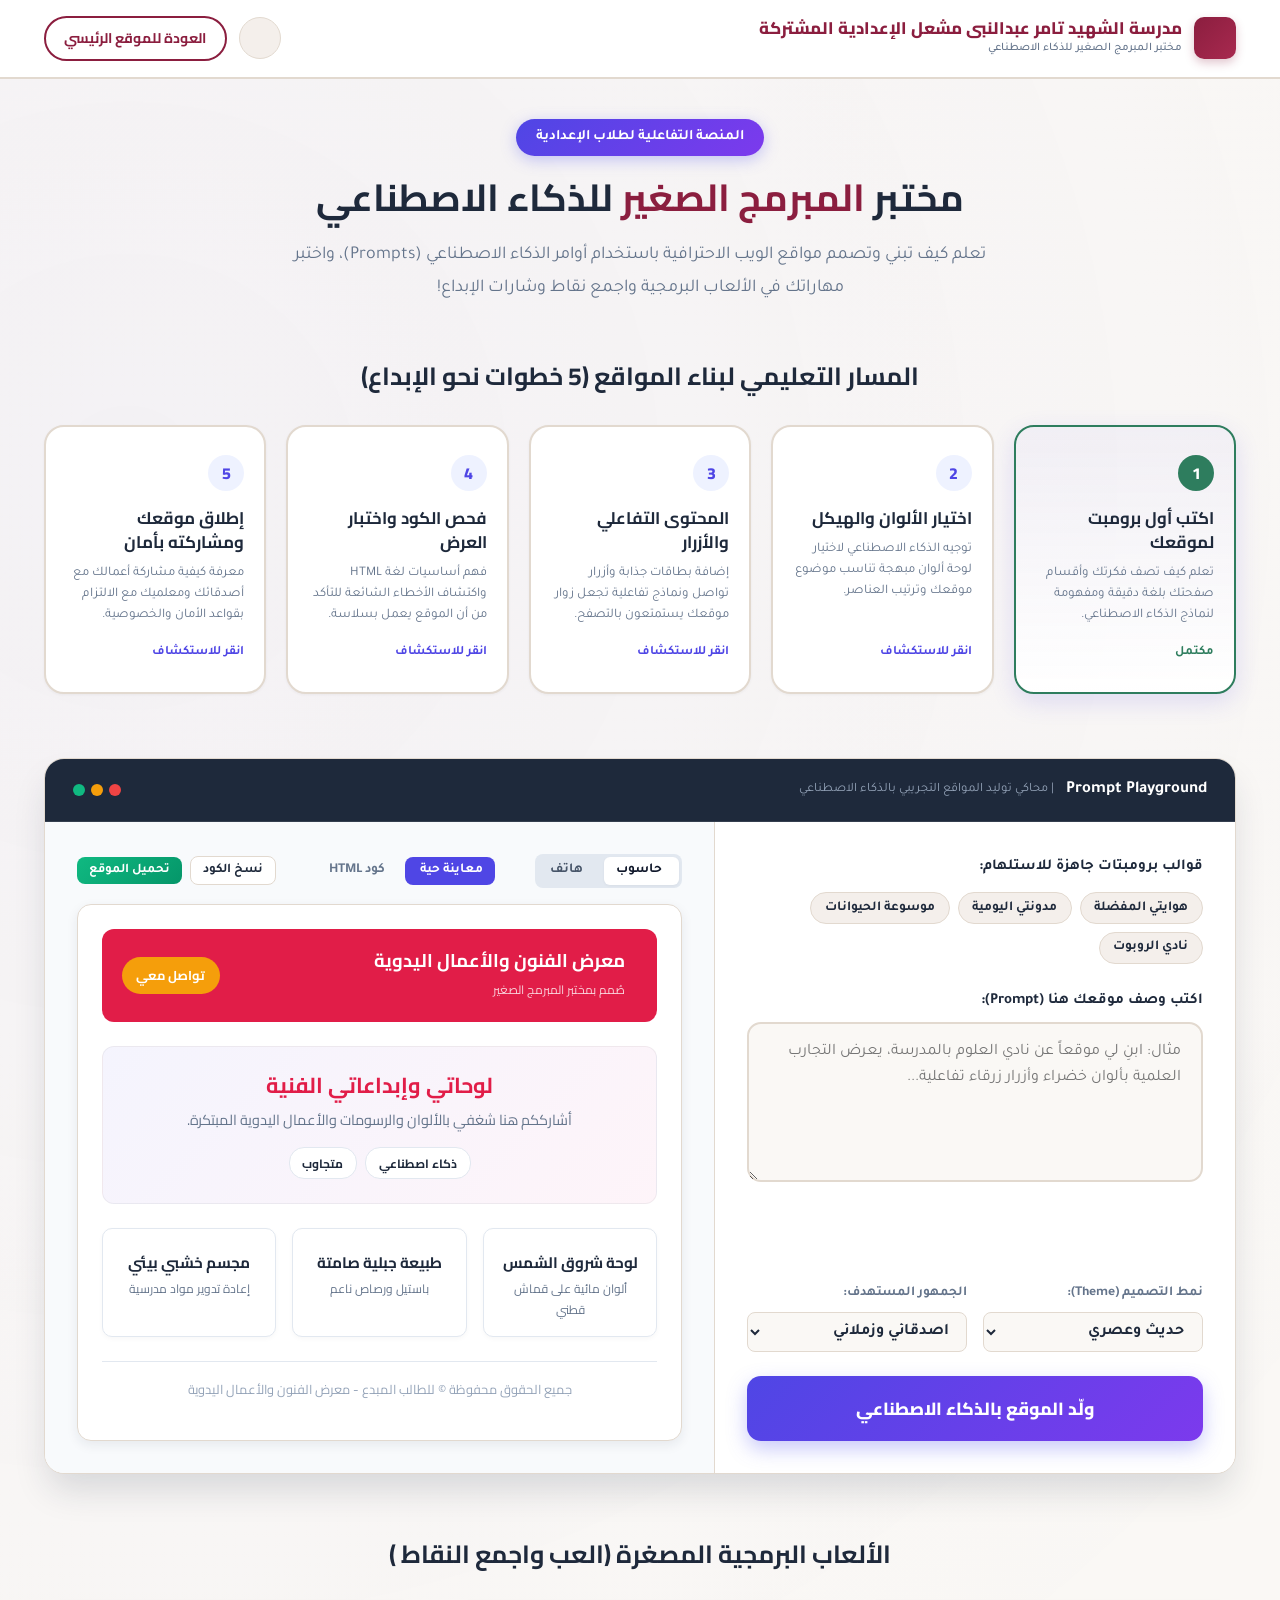
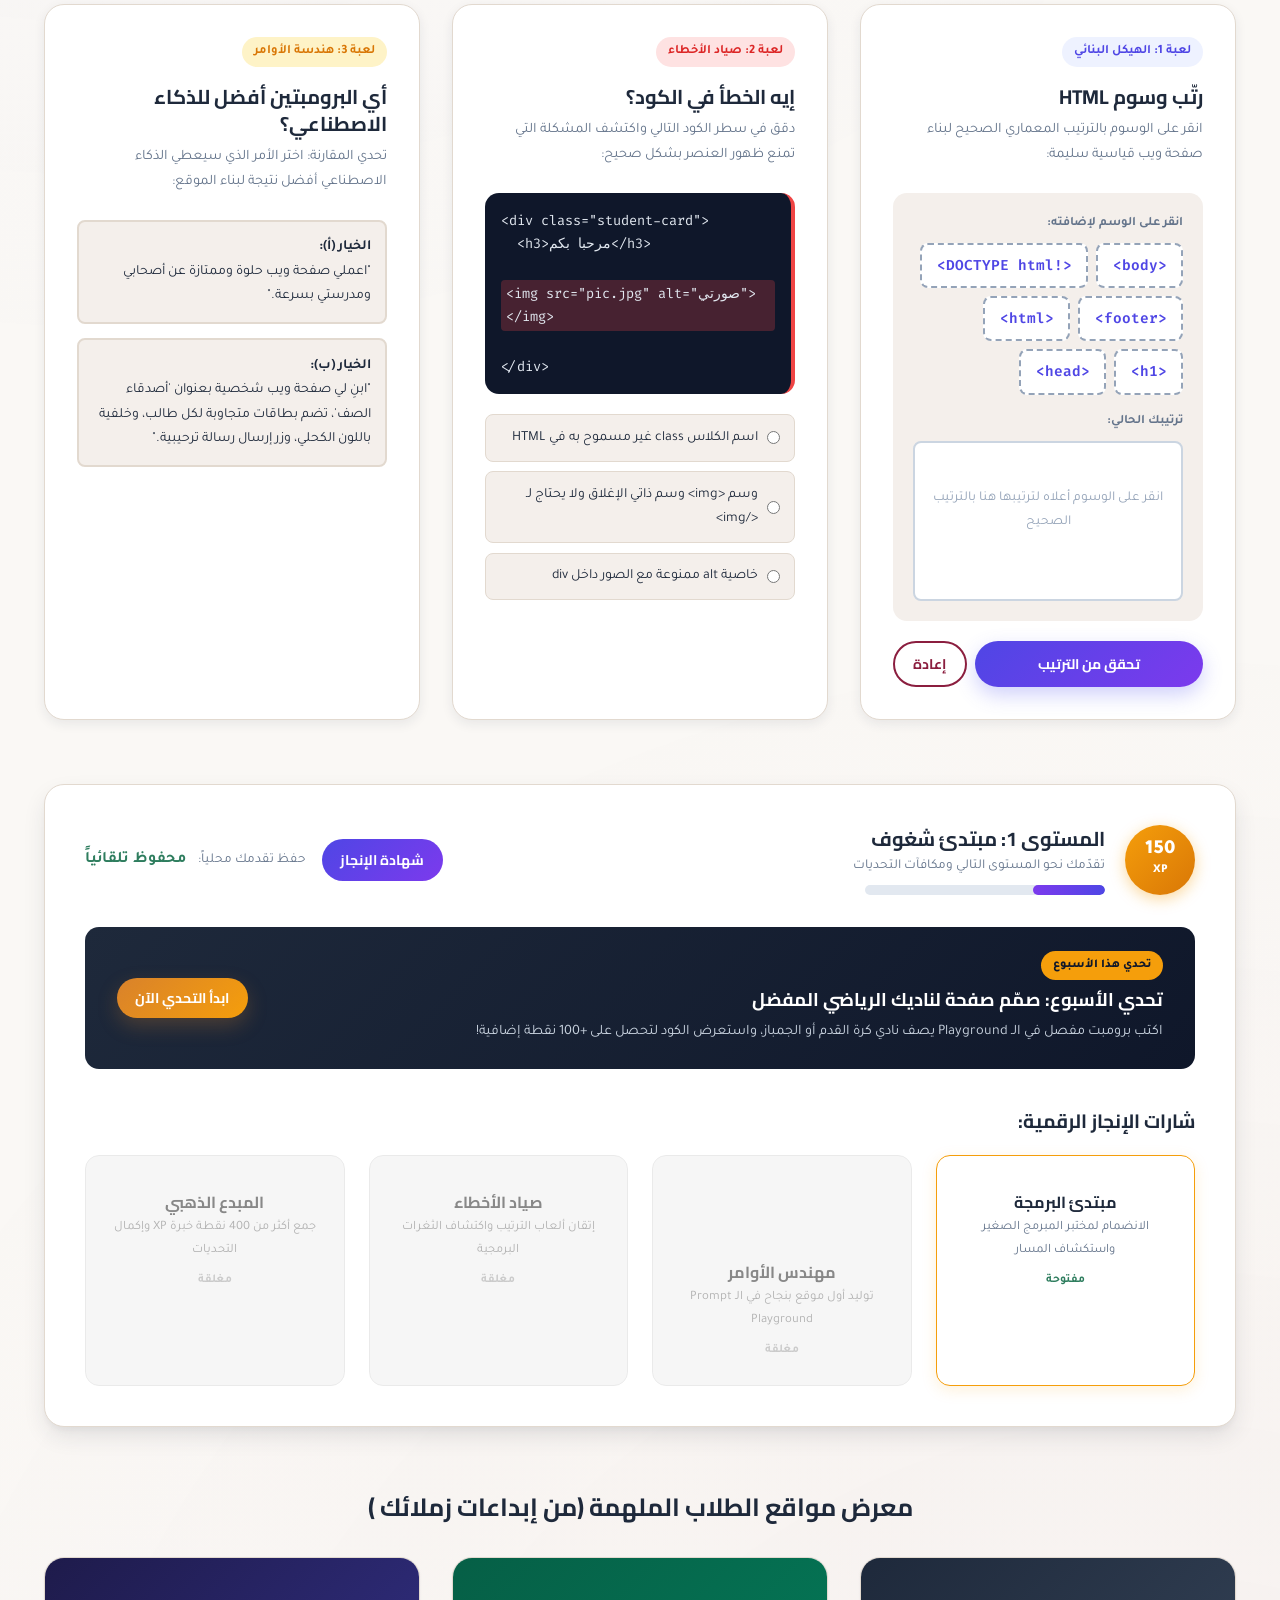
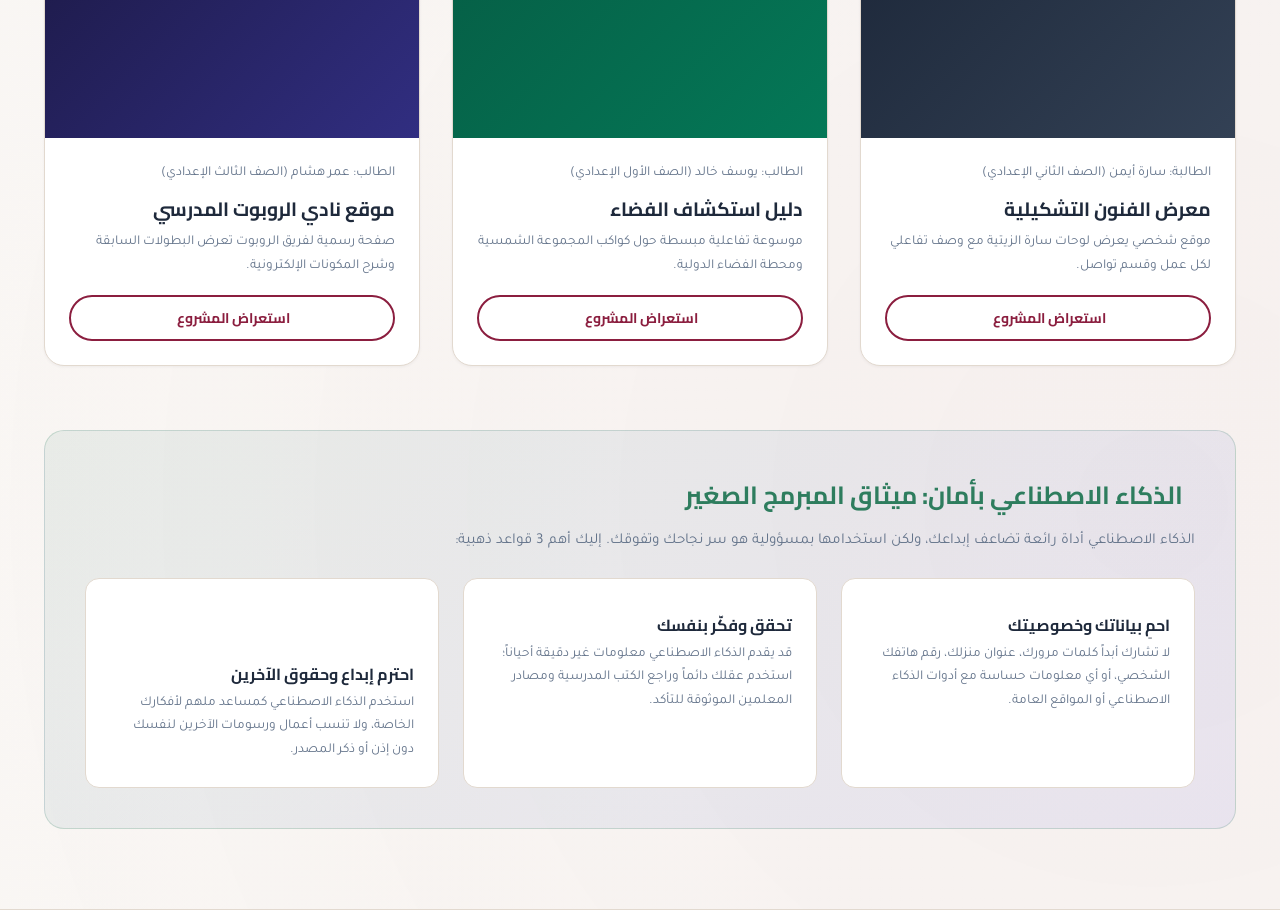
<file: coder-lab-preview.html>
<!DOCTYPE html>
<html lang="ar" dir="rtl">
<head>
  <meta charset="UTF-8">
  <meta name="viewport" content="width=device-width, initial-scale=1.0">
  <title>مختبر المبرمج الصغير للذكاء الاصطناعي | مدرسة الشهيد تامر عبدالنبي مشعل الإعدادية المشتركة</title>
  <meta name="description" content="المنصة التفاعلية لطلاب المرحلة الإعدادية لتعلم بناء وتصميم المواقع بالذكاء الاصطناعي.">
  <link rel="stylesheet" href="css/style.css">
  <link rel="stylesheet" href="css/components.css">
  <link rel="stylesheet" href="css/coder-lab.css">
  <link rel="stylesheet" href="css/dark-mode.css">
  <style>
    .coder-lab-standalone-header {
      background: rgba(255, 255, 255, 0.95);
      border-bottom: 1px solid var(--border-color);
      padding: 1rem 0;
      position: sticky;
      top: 0;
      z-index: 1000;
      backdrop-filter: blur(8px);
    }
    [data-theme="dark"] .coder-lab-standalone-header {
      background: rgba(15, 23, 42, 0.95);
    }
  </style>
</head>
<body>

  <!-- شريط التنقل العلوي للمختبر -->
  <header class="coder-lab-standalone-header">
    <div class="container" style="display: flex; align-items: center; justify-content: space-between;">
      <a href="index.html" class="brand-logo">
        <div class="brand-icon"></div>
        <div class="brand-text">
          <span class="brand-title">مدرسة الشهيد تامر عبدالنبي مشعل الإعدادية المشتركة</span>
          <span class="brand-subtitle">مختبر المبرمج الصغير للذكاء الاصطناعي </span>
        </div>
      </a>

      <div style="display: flex; align-items: center; gap: 0.75rem;">
        <button id="themeToggleBtn" class="theme-toggle-btn" aria-label="تبديل الوضع الداكن" title="تبديل المظهر">
          <span id="themeIcon"></span>
        </button>
        <a href="index.html" class="btn btn-secondary btn-sm">العودة للموقع الرئيسي </a>
      </div>
    </div>
  </header>

  <main>
    <!-- قسم مختبر المبرمج الصغير التفاعلي -->
    <section id="coder-lab" class="section coder-lab-section" style="padding-top: 2.5rem;">
      <div class="container">
        <div class="section-header">
          <div class="lab-header-badge"> المنصة التفاعلية لطلاب الإعدادية</div>
          <h2 class="section-title">مختبر <span>المبرمج الصغير</span> للذكاء الاصطناعي</h2>
          <p class="section-desc">
            تعلم كيف تبني وتصمم مواقع الويب الاحترافية باستخدام أوامر الذكاء الاصطناعي (Prompts)، واختبر مهاراتك في الألعاب البرمجية واجمع نقاط وشارات الإبداع!
          </p>
        </div>

        <!-- 1. المسار التعليمي من 5 مستويات -->
        <div class="roadmap-container">
          <h3 style="text-align: center; margin-bottom: 2rem;">المسار التعليمي لبناء المواقع (5 خطوات نحو الإبداع)</h3>
          <div class="roadmap-steps-wrapper">
            <div class="roadmap-step-card active" data-step="1">
              <div class="step-number-tag">1</div>
              <h4 class="step-card-title">اكتب أول برومبت لموقعك</h4>
              <p class="step-card-desc">تعلم كيف تصف فكرتك وأقسام صفحتك بلغة دقيقة ومفهومة لنماذج الذكاء الاصطناعي.</p>
              <div class="step-status-indicator"><span>المستوى الحالي</span> </div>
            </div>

            <div class="roadmap-step-card" data-step="2">
              <div class="step-number-tag">2</div>
              <h4 class="step-card-title">اختيار الألوان والهيكل</h4>
              <p class="step-card-desc">توجيه الذكاء الاصطناعي لاختيار لوحة ألوان مبهجة تناسب موضوع موقعك وترتيب العناصر.</p>
              <div class="step-status-indicator"><span>انقر للاستكشاف</span> </div>
            </div>

            <div class="roadmap-step-card" data-step="3">
              <div class="step-number-tag">3</div>
              <h4 class="step-card-title">المحتوى التفاعلي والأزرار</h4>
              <p class="step-card-desc">إضافة بطاقات جذابة وأزرار تواصل ونماذج تفاعلية تجعل زوار موقعك يستمتعون بالتصفح.</p>
              <div class="step-status-indicator"><span>انقر للاستكشاف</span> </div>
            </div>

            <div class="roadmap-step-card" data-step="4">
              <div class="step-number-tag">4</div>
              <h4 class="step-card-title">فحص الكود واختبار العرض</h4>
              <p class="step-card-desc">فهم أساسيات لغة HTML واكتشاف الأخطاء الشائعة للتأكد من أن الموقع يعمل بسلاسة.</p>
              <div class="step-status-indicator"><span>انقر للاستكشاف</span> </div>
            </div>

            <div class="roadmap-step-card" data-step="5">
              <div class="step-number-tag">5</div>
              <h4 class="step-card-title">إطلاق موقعك ومشاركته بأمان</h4>
              <p class="step-card-desc">معرفة كيفية مشاركة أعمالك مع أصدقائك ومعلميك مع الالتزام بقواعد الأمان والخصوصية.</p>
              <div class="step-status-indicator"><span>انقر للاستكشاف</span> </div>
            </div>
          </div>
        </div>

        <!-- 2. محاكي الأوامر الذكية (Prompt Playground) -->
        <div class="playground-box">
          <div class="playground-top-bar">
            <div class="playground-branding">
              <span> Prompt Playground</span>
              <span style="font-size: 0.8rem; color: #94A3B8; font-weight: normal;">| محاكي توليد المواقع التجريبي بالذكاء الاصطناعي</span>
            </div>
            <div class="playground-dots">
              <span class="playground-dot dot-red"></span>
              <span class="playground-dot dot-yellow"></span>
              <span class="playground-dot dot-green"></span>
            </div>
          </div>

          <div class="playground-main-grid">
            <!-- عمود إدخال الأوامر والقوالب -->
            <div class="playground-input-col">
              <div class="templates-library-title">
                <span> قوالب برومبتات جاهزة للاستلهام:</span>
              </div>
              <div class="templates-chips-wrapper">
                <button class="template-chip-btn" data-prompt="ابنِ لي موقعاً شخصياً يعرض هوايتي في الرسم والأعمال اليدوية بألوان مبهجة وعرض للوحاتي">
                   هوايتي المفضلة
                </button>
                <button class="template-chip-btn" data-prompt="موقع مدونة مدرسية أشارك فيه مقالاتي اليومية عن العلوم والرحلات المدرسية مع قسم تعليقات">
                   مدونتي اليومية
                </button>
                <button class="template-chip-btn" data-prompt="صفحة تفاعلية تضم موسوعة ومعلومات شيقة عن الحيوانات الأليفة وكيفية العناية بها مع صور">
                   موسوعة الحيوانات
                </button>
                <button class="template-chip-btn" data-prompt="موقع رسمي لنادي الروبوت والابتكار المدرسي يعرض اختراعاتنا وأهداف الفريق وأزرار انضمام">
                   نادي الروبوت
                </button>
              </div>

              <label for="promptTextarea" style="font-weight: 700; font-size: 0.95rem; margin-bottom: 0.5rem; display: block;">
                اكتب وصف موقعك هنا (Prompt):
              </label>
              <div class="prompt-textarea-wrap">
                <textarea id="promptTextarea" class="prompt-textarea" placeholder="مثال: ابنِ لي موقعاً عن نادي العلوم بالمدرسة، يعرض التجارب العلمية بألوان خضراء وأزرار زرقاء تفاعلية..."></textarea>
              </div>

              <div class="playground-options-row">
                <div class="option-group">
                  <label for="siteStyleSelect">نمط التصميم (Theme):</label>
                  <select id="siteStyleSelect" class="option-select">
                    <option value="modern">حديث وعصري </option>
                    <option value="playful">مرح وملون </option>
                    <option value="tech">تقني ومستقبلي </option>
                    <option value="nature">طبيعي وهادئ </option>
                  </select>
                </div>

                <div class="option-group">
                  <label for="audienceSelect">الجمهور المستهدف:</label>
                  <select id="audienceSelect" class="option-select">
                    <option value="friends">أصدقائي وزملائي </option>
                    <option value="teachers">المعلمون وإدارة المدرسة </option>
                    <option value="all">عام لجميع الزوار </option>
                  </select>
                </div>
              </div>

              <button id="generateSiteBtn" class="generate-site-btn">
                <span>ولّد الموقع بالذكاء الاصطناعي </span>
              </button>
            </div>

            <!-- عمود المعاينة التفاعلية والشاشة المحاكية -->
            <div class="playground-preview-col">
              <div class="preview-controls-bar">
                <div class="device-switcher">
                  <button class="device-switch-btn active" data-device="desktop">
                    <span>️</span> حاسوب
                  </button>
                  <button class="device-switch-btn" data-device="mobile">
                    <span></span> هاتف
                  </button>
                </div>

                <div class="preview-tab-switcher">
                  <button class="preview-tab-btn active" data-tab="preview">معاينة حية ️</button>
                  <button class="preview-tab-btn" data-tab="code">كود HTML </button>
                </div>

                <div class="preview-actions-group">
                  <button id="copyCodeBtn" class="btn-preview-action" title="نسخ كود HTML"> نسخ الكود</button>
                  <button id="downloadCodeBtn" class="btn-preview-action btn-download" title="تحميل ملف HTML"> تحميل الموقع</button>
                </div>
              </div>

              <div id="simulatedViewportFrame" class="simulated-viewport-frame">
                <div id="simulatedSiteOutput" class="simulated-site-output">
                  <!-- محتوى الموقع المولد ديناميكياً يظهر هنا -->
                </div>
                <pre id="codeInspectorView" class="code-inspector-view"></pre>
              </div>
            </div>
          </div>
        </div>

        <!-- 3. الألعاب التعليمية المصغرة (Mini-Games Suite) -->
        <h3 style="text-align: center; margin-bottom: 2rem;">الألعاب البرمجية المصغرة (العب واجمع النقاط )</h3>
        <div class="games-suite-grid">
          <!-- لعبة 1: رتّب وسوم HTML -->
          <div class="game-container-card">
            <span class="game-badge">لعبة 1: الهيكل البنائي</span>
            <h4 class="game-title">رتّب وسوم HTML </h4>
            <p class="game-desc">انقر على الوسوم بالترتيب المعماري الصحيح لبناء صفحة ويب قياسية سليمة:</p>

            <div class="html-puzzle-box">
              <div style="font-size: 0.8rem; font-weight: 700; color: #64748B; margin-bottom: 0.5rem;">انقر على الوسم لإضافته:</div>
              <div id="tagsPool" class="draggable-tags-pool">
                <span class="puzzle-tag-chip" data-tag="<body>">&lt;body&gt;</span>
                <span class="puzzle-tag-chip" data-tag="<!DOCTYPE html>">&lt;!DOCTYPE html&gt;</span>
                <span class="puzzle-tag-chip" data-tag="<footer>">&lt;footer&gt;</span>
                <span class="puzzle-tag-chip" data-tag="<html>">&lt;html&gt;</span>
                <span class="puzzle-tag-chip" data-tag="<h1>">&lt;h1&gt;</span>
                <span class="puzzle-tag-chip" data-tag="<head>">&lt;head&gt;</span>
              </div>

              <div style="font-size: 0.8rem; font-weight: 700; color: #64748B; margin-bottom: 0.5rem;">ترتيبك الحالي:</div>
              <div id="slotsContainer" class="puzzle-slots-container">
                <div style="color: #94A3B8; font-size: 0.85rem; text-align: center; padding-top: 2rem;">انقر على الوسوم أعلاه لترتيبها هنا بالترتيب الصحيح</div>
              </div>
            </div>

            <div style="display: flex; gap: 0.5rem; margin-top: auto;">
              <button id="checkPuzzleBtn" class="btn btn-coder btn-sm" style="flex: 1;">تحقق من الترتيب </button>
              <button id="resetPuzzleBtn" class="btn btn-secondary btn-sm">إعادة </button>
            </div>
            <div id="puzzleFeedback" class="game-feedback-msg"></div>
          </div>

          <!-- لعبة 2: إيه الخطأ؟ (Spot the Bug) -->
          <div class="game-container-card">
            <span class="game-badge" style="background: #FEE2E2; color: #DC2626;">لعبة 2: صياد الأخطاء</span>
            <h4 class="game-title">إيه الخطأ في الكود؟ </h4>
            <p class="game-desc">دقق في سطر الكود التالي واكتشف المشكلة التي تمنع ظهور العنصر بشكل صحيح:</p>

            <div class="bug-code-display">
              &lt;div class="student-card"&gt;<br>
              &nbsp;&nbsp;&lt;h3&gt;مرحبا بكم&lt;/h3&gt;<br>
              &nbsp;&nbsp;<span class="bugged-line">&lt;img src="pic.jpg" alt="صورتي"&gt;&lt;/img&gt;</span><br>
              &lt;/div&gt;
            </div>

            <div class="bug-options-list">
              <label class="bug-option-label" data-correct="false">
                <input type="radio" name="bugRadio">
                <span>اسم الكلاس class غير مسموح به في HTML</span>
              </label>
              <label class="bug-option-label" data-correct="true">
                <input type="radio" name="bugRadio">
                <span>وسم &lt;img&gt; وسم ذاتي الإغلاق ولا يحتاج لـ &lt;/img&gt;</span>
              </label>
              <label class="bug-option-label" data-correct="false">
                <input type="radio" name="bugRadio">
                <span>خاصية alt ممنوعة مع الصور داخل div</span>
              </label>
            </div>

            <div id="bugFeedback" class="game-feedback-msg"></div>
          </div>

          <!-- لعبة 3: اكتب برومبت أحسن -->
          <div class="game-container-card">
            <span class="game-badge" style="background: #FEF3C7; color: #D97706;">لعبة 3: هندسة الأوامر</span>
            <h4 class="game-title">أي البرومبتين أفضل للذكاء الاصطناعي؟ </h4>
            <p class="game-desc">تحدي المقارنة: اختر الأمر الذي سيعطي الذكاء الاصطناعي أفضل نتيجة لبناء الموقع:</p>

            <div class="prompt-quiz-cards">
              <div class="prompt-compare-card" data-best="false">
                <strong>الخيار (أ):</strong><br>
                "اعملي صفحة ويب حلوة وممتازة عن أصحابي ومدرستي بسرعة."
              </div>

              <div class="prompt-compare-card" data-best="true">
                <strong>الخيار (ب):</strong><br>
                "ابنِ لي صفحة ويب شخصية بعنوان 'أصدقاء الصف'، تضم بطاقات متجاوبة لكل طالب، وخلفية باللون الكحلي، وزر إرسال رسالة ترحيبية."
              </div>
            </div>

            <div id="promptQuizFeedback" class="game-feedback-msg"></div>
          </div>
        </div>

        <!-- 4. لوحة النقاط، الشارات، والتحدي الأسبوعي -->
        <div class="gamification-dashboard">
          <div class="dashboard-top">
            <div class="user-xp-box">
              <div class="xp-circle">
                <span id="userXpVal" class="xp-val">150</span>
                <span class="xp-unit">XP</span>
              </div>
              <div>
                <h3 id="userLevelTitle" style="margin-bottom: 0.2rem; font-size: 1.25rem;">المستوى 1: مبتدئ شغوف </h3>
                <p style="margin: 0; font-size: 0.85rem; color: var(--text-muted);">تقدّمك نحو المستوى التالي ومكافآت التحديات</p>
                <div class="xp-progress-wrap">
                  <div class="xp-bar-bg">
                    <div id="xpBarFill" class="xp-bar-fill"></div>
                  </div>
                </div>
              </div>
            </div>

            <div style="display: flex; align-items: center; gap: 1rem; flex-wrap: wrap;">
              <button id="printCertBtn" class="btn btn-coder btn-sm" style="box-shadow: none;"> شهادة الإنجاز</button>
              <div>
                <span style="font-size: 0.85rem; color: var(--text-muted);">حفظ تقدمك محلياً:</span>
                <span style="font-weight: 700; color: var(--color-growth); margin-right: 0.5rem;">محفوظ تلقائياً </span>
              </div>
            </div>
          </div>

          <!-- بانر التحدي الأسبوعي -->
          <div class="weekly-challenge-banner">
            <div>
              <span class="challenge-tag">تحدي هذا الأسبوع </span>
              <h4 style="color: #ffffff; margin-bottom: 0.4rem; font-size: 1.15rem;">تحدي الأسبوع: صمّم صفحة لناديك الرياضي المفضل</h4>
              <p style="color: #CBD5E1; margin: 0; font-size: 0.9rem;">
                اكتب برومبت مفصل في الـ Playground يصف نادي كرة القدم أو الجمباز، واستعرض الكود لتحصل على +100 نقطة إضافية!
              </p>
            </div>
            <a href="#promptTextarea" class="btn btn-accent btn-sm" style="white-space: nowrap;">ابدأ التحدي الآن</a>
          </div>

          <!-- شبكة الشارات المفتوحة -->
          <h4 style="margin-bottom: 1.25rem;">شارات الإنجاز الرقمية:</h4>
          <div class="badges-grid">
            <div class="badge-item-card unlocked" data-badge="badge_beginner">
              <div class="badge-icon-display"></div>
              <h5 class="badge-item-title">مبتدئ البرمجة</h5>
              <p class="badge-item-desc">الانضمام لمختبر المبرمج الصغير واستكشاف المسار</p>
              <div class="badge-status" style="color: var(--color-growth); font-size: 0.75rem; font-weight: bold; margin-top: 0.5rem;">مفتوحة </div>
            </div>

            <div class="badge-item-card locked" data-badge="badge_prompt">
              <div class="badge-icon-display">‍️</div>
              <h5 class="badge-item-title">مهندس الأوامر</h5>
              <p class="badge-item-desc">توليد أول موقع بنجاح في الـ Prompt Playground</p>
              <div class="badge-status" style="color: #94A3B8; font-size: 0.75rem; font-weight: bold; margin-top: 0.5rem;">مغلقة </div>
            </div>

            <div class="badge-item-card locked" data-badge="badge_debugger">
              <div class="badge-icon-display"></div>
              <h5 class="badge-item-title">صياد الأخطاء</h5>
              <p class="badge-item-desc">إتقان ألعاب الترتيب واكتشاف الثغرات البرمجية</p>
              <div class="badge-status" style="color: #94A3B8; font-size: 0.75rem; font-weight: bold; margin-top: 0.5rem;">مغلقة </div>
            </div>

            <div class="badge-item-card locked" data-badge="badge_creator">
              <div class="badge-icon-display"></div>
              <h5 class="badge-item-title">المبدع الذهبي</h5>
              <p class="badge-item-desc">جمع أكثر من 400 نقطة خبرة XP وإكمال التحديات</p>
              <div class="badge-status" style="color: #94A3B8; font-size: 0.75rem; font-weight: bold; margin-top: 0.5rem;">مغلقة </div>
            </div>
          </div>
        </div>

        <!-- 5. معرض مواقع الطلاب الملهم -->
        <div class="student-showcase-section">
          <h3 style="text-align: center; margin-bottom: 2rem;">معرض مواقع الطلاب الملهمة (من إبداعات زملائك )</h3>
          <div class="student-showcase-grid">
            <div class="student-site-card">
              <div class="student-site-preview-thumb"></div>
              <div class="student-site-body">
                <div class="student-creator">
                  <span>الطالبة: سارة أيمن (الصف الثاني الإعدادي)</span>
                </div>
                <h4 style="margin-bottom: 0.5rem;">معرض الفنون التشكيلية</h4>
                <p style="font-size: 0.85rem; color: var(--text-muted); margin-bottom: 1rem;">
                  موقع شخصي يعرض لوحات سارة الزيتية مع وصف تفاعلي لكل عمل وقسم تواصل.
                </p>
                <button class="btn btn-secondary btn-sm btn-view-demo" style="width: 100%;">استعراض المشروع ️</button>
              </div>
            </div>

            <div class="student-site-card">
              <div class="student-site-preview-thumb" style="background: linear-gradient(135deg, #065F46, #047857);"></div>
              <div class="student-site-body">
                <div class="student-creator">
                  <span>الطالب: يوسف خالد (الصف الأول الإعدادي)</span>
                </div>
                <h4 style="margin-bottom: 0.5rem;">دليل استكشاف الفضاء</h4>
                <p style="font-size: 0.85rem; color: var(--text-muted); margin-bottom: 1rem;">
                  موسوعة تفاعلية مبسطة حول كواكب المجموعة الشمسية ومحطة الفضاء الدولية.
                </p>
                <button class="btn btn-secondary btn-sm btn-view-demo" style="width: 100%;">استعراض المشروع ️</button>
              </div>
            </div>

            <div class="student-site-card">
              <div class="student-site-preview-thumb" style="background: linear-gradient(135deg, #1E1B4B, #312E81);"></div>
              <div class="student-site-body">
                <div class="student-creator">
                  <span>الطالب: عمر هشام (الصف الثالث الإعدادي)</span>
                </div>
                <h4 style="margin-bottom: 0.5rem;">موقع نادي الروبوت المدرسي</h4>
                <p style="font-size: 0.85rem; color: var(--text-muted); margin-bottom: 1rem;">
                  صفحة رسمية لفريق الروبوت تعرض البطولات السابقة وشرح المكونات الإلكترونية.
                </p>
                <button class="btn btn-secondary btn-sm btn-view-demo" style="width: 100%;">استعراض المشروع ️</button>
              </div>
            </div>
          </div>
        </div>

        <!-- 6. ركن الذكاء الاصطناعي بأمان -->
        <div class="ai-safety-box">
          <div style="display: flex; align-items: center; gap: 0.75rem; margin-bottom: 0.5rem;">
            <span style="font-size: 1.75rem;">️</span>
            <h3 style="margin: 0; color: var(--color-growth);">الذكاء الاصطناعي بأمان: ميثاق المبرمج الصغير</h3>
          </div>
          <p style="color: var(--text-muted); margin: 0; font-size: 0.95rem;">
            الذكاء الاصطناعي أداة رائعة تضاعف إبداعك، ولكن استخدامها بمسؤولية هو سر نجاحك وتفوقك. إليك أهم 3 قواعد ذهبية:
          </p>

          <div class="safety-rules-grid">
            <div class="safety-rule-card">
              <div class="safety-rule-icon"></div>
              <h4 style="margin-bottom: 0.35rem; font-size: 1rem;">احمِ بياناتك وخصوصيتك</h4>
              <p style="font-size: 0.85rem; color: var(--text-muted); margin: 0;">
                لا تشارك أبداً كلمات مرورك، عنوان منزلك، رقم هاتفك الشخصي، أو أي معلومات حساسة مع أدوات الذكاء الاصطناعي أو المواقع العامة.
              </p>
            </div>

            <div class="safety-rule-card">
              <div class="safety-rule-icon"></div>
              <h4 style="margin-bottom: 0.35rem; font-size: 1rem;">تحقق وفكّر بنفسك</h4>
              <p style="font-size: 0.85rem; color: var(--text-muted); margin: 0;">
                قد يقدم الذكاء الاصطناعي معلومات غير دقيقة أحياناً؛ استخدم عقلك دائماً وراجع الكتب المدرسية ومصادر المعلمين الموثوقة للتأكد.
              </p>
            </div>

            <div class="safety-rule-card">
              <div class="safety-rule-icon">️</div>
              <h4 style="margin-bottom: 0.35rem; font-size: 1rem;">احترم إبداع وحقوق الآخرين</h4>
              <p style="font-size: 0.85rem; color: var(--text-muted); margin: 0;">
                استخدم الذكاء الاصطناعي كمساعد ملهم لأفكارك الخاصة، ولا تنسب أعمال ورسومات الآخرين لنفسك دون إذن أو ذكر المصدر.
              </p>
            </div>
          </div>
        </div>

      </div>
    </section>

    <!-- نافذة شهادة المبرمج الصغير التفاعلية للطباعة والتكريم -->
    <div id="certModal" class="cert-modal" role="dialog" aria-modal="true" aria-label="شهادة المبرمج الصغير">
      <div class="cert-dialog">
        <button id="certCloseBtn" class="cert-close-btn" aria-label="إغلاق">&times;</button>
        <div class="cert-seal"></div>
        <div style="font-size: 0.95rem; font-weight: 700; color: #D97706; margin-bottom: 0.25rem;">مدرسة الشهيد تامر عبدالنبي مشعل الإعدادية المشتركة | مختبر الذكاء الاصطناعي</div>
        <h2 class="cert-title">شهادة تفوق وإنجاز رقمي</h2>
        <p style="color: var(--text-muted); font-size: 0.95rem; margin-bottom: 1.5rem;">
          تشهد إدارة المدرسة بأن الطالب المبدع:
        </p>

        <input type="text" id="certStudentName" class="cert-student-input" value="البطل المبرمج" title="انقر لتعديل اسمك للطباعة">

        <p style="line-height: 1.8; font-size: 1rem; color: #334155; max-width: 500px; margin: 1.5rem auto;">
          قد أتم بنجاح مستويات <strong>مسار بناء المواقع بالذكاء الاصطناعي</strong>، واجتاز تحديات الأكواد وحصل على شارات الإبداع بمختبر المبرمج الصغير بكل تميز وأمانة رقمية.
        </p>

        <div style="display: flex; justify-content: space-between; align-items: flex-end; margin-top: 2rem; border-top: 1px dashed #CBD5E1; padding-top: 1.25rem;">
          <div style="text-align: center;">
            <div style="font-weight: 800; font-size: 0.9rem;">مشرف المختبر</div>
            <div style="font-family: var(--font-heading); color: #4F46E5; margin-top: 0.2rem;">م. زياد محمود ️</div>
          </div>
          <div style="text-align: center;">
            <div style="font-size: 2rem;"></div>
            <span style="font-size: 0.75rem; color: #64748B;">ختم الجودة المدرسية</span>
          </div>
          <div style="text-align: center;">
            <div style="font-weight: 800; font-size: 0.9rem;">مديرة المدرسة</div>
            <div style="font-family: var(--font-heading); color: var(--color-primary); margin-top: 0.2rem;">أ. منى السيد ️</div>
          </div>
        </div>

        <div style="margin-top: 2rem; display: flex; gap: 0.75rem; justify-content: center;">
          <button id="doPrintCertBtn" class="btn btn-primary btn-sm">️ طباعة الشهادة أو حفظها كـ PDF</button>
        </div>
      </div>
    </div>
  </main>

  <!-- السكربتات -->
  <script src="js/main.js"></script>
  <script src="js/coder-lab.js"></script>
</body>
</html>
</file>
<file: css/style.css>
/* ==========================================================================
   موقع المدرسة - ملف الأنماط الأساسية والمتغيرات (Base Styles & Variables)
   اتجاه الكتابة: من اليمين إلى اليسار (RTL) | الخطوط: Cairo و Tajawal
   الألوان مستخرجة مباشرة من صور المدرسة الحقيقية
   ========================================================================== */

@import url('https://fonts.googleapis.com/css2?family=Cairo:wght@400;500;600;700;800;900&family=Tajawal:wght@300;400;500;700;800&family=Fira+Code:wght@400;500;600&display=swap');

:root {
  /* لوحة الألوان الرسمية المستخرجة من صور المدرسة */
  --color-primary: #8B1E3F;          /* عنابي الزي المدرسي الرسمي */
  --color-primary-dark: #67142E;     /* عنابي داكن للتباين العالي */
  --color-primary-light: #A8294F;    /* عنابي فاتح للتفاعل */
  --color-primary-subtle: #FDF2F4;   /* خلفية عنابية خفيفة للبطاقات */

  --color-accent: #D9822B;           /* عسلي ذهبي من مدخل الفناء الخشبي */
  --color-accent-hover: #BF6E1E;     /* عسلي مركز */
  --color-accent-subtle: #FFF8EE;    /* خلفية عسلية ناعمة */

  --color-growth: #2E7D5E;           /* أخضر حيوي من حديقة فناء المدرسة */
  --color-growth-light: #E8F5EE;     /* خلفية خضراء ناعمة */

  --color-sky: #2563EB;              /* أزرق تقني لقسم البرمجة */
  --color-sky-subtle: #EFF6FF;

  /* الألوان الحيادية والخلفيات (الوضع الفاتح) */
  --bg-page: #FAF8F5;               /* عاجي هادئ مريح للعين */
  --bg-surface: #FFFFFF;            /* أبيض ناصع للبطاقات */
  --bg-surface-alt: #F4EFEB;        /* رمادي عاجي ناعم للأقسام البديلة */
  --bg-overlay: rgba(15, 23, 42, 0.7);

  /* ألوان النصوص والحدود */
  --text-main: #1E293B;             /* فحمي عميق لقراءة واضحة */
  --text-muted: #64748B;            /* رمادي ناعم للنصوص الثانوية */
  --text-light: #94A3B8;            /* رمادي فاتح للتفاصيل */
  --border-color: #E2D9CF;          /* حدود رقيقة متناسقة */
  --border-focus: #8B1E3F;

  /* الظلال */
  --shadow-sm: 0 1px 3px rgba(30, 41, 59, 0.05);
  --shadow-md: 0 4px 12px rgba(30, 41, 59, 0.08);
  --shadow-lg: 0 10px 25px -3px rgba(30, 41, 59, 0.12), 0 4px 6px -2px rgba(30, 41, 59, 0.05);
  --shadow-xl: 0 20px 35px -5px rgba(30, 41, 59, 0.15);
  --shadow-primary: 0 8px 20px rgba(139, 30, 63, 0.25);
  --shadow-accent: 0 8px 20px rgba(217, 130, 43, 0.25);

  /* الخطوط */
  --font-heading: 'Cairo', system-ui, -apple-system, sans-serif;
  --font-body: 'Tajawal', system-ui, -apple-system, sans-serif;
  --font-code: 'Fira Code', monospace;

  /* الانحناءات والانتقالات */
  --radius-sm: 8px;
  --radius-md: 14px;
  --radius-lg: 20px;
  --radius-full: 9999px;
  --transition-fast: 0.2s ease;
  --transition-normal: 0.3s cubic-bezier(0.4, 0, 0.2, 1);
  --transition-slow: 0.5s cubic-bezier(0.4, 0, 0.2, 1);

  /* الحاويات */
  --container-max: 1240px;
  --nav-height: 80px;
}

/* إعادة الضبط العام (Reset) */
*, *::before, *::after {
  box-sizing: border-box;
  margin: 0;
  padding: 0;
}

html, body {
  width: 100%;
  max-width: 100vw;
  overflow-x: hidden;
  position: relative;
}

html {
  font-size: 16px;
  scroll-behavior: smooth;
  scroll-padding-top: calc(var(--nav-height) + 20px);
}

body {
  font-family: var(--font-body);
  background-color: var(--bg-page);
  color: var(--text-main);
  line-height: 1.75;
  direction: rtl;
  text-align: right;
  transition: background-color var(--transition-normal), color var(--transition-normal);
  -webkit-font-smoothing: antialiased;
  -moz-osx-font-smoothing: grayscale;
}

/* تنسيق الخطوط للعناوين والنصوص */
h1, h2, h3, h4, h5, h6 {
  font-family: var(--font-heading);
  color: var(--text-main);
  font-weight: 700;
  line-height: 1.35;
  margin-bottom: 0.75rem;
}

h1 { font-size: clamp(2rem, 4vw + 1rem, 3.25rem); font-weight: 800; }
h2 { font-size: clamp(1.65rem, 2.5vw + 1rem, 2.35rem); }
h3 { font-size: clamp(1.25rem, 1.5vw + 0.5rem, 1.55rem); }
h4 { font-size: 1.2rem; }
h5 { font-size: 1.05rem; }

p {
  margin-bottom: 1rem;
  color: var(--text-muted);
}

a {
  color: var(--color-primary);
  text-decoration: none;
  transition: color var(--transition-fast);
}

a:hover {
  color: var(--color-primary-light);
}

img {
  max-width: 100%;
  height: auto;
  display: block;
}

button, input, textarea, select {
  font-family: inherit;
  font-size: 1rem;
}

button {
  cursor: pointer;
  border: none;
  background: none;
}

/* الحاوية المتجاوبة (Container) */
.container {
  width: 100%;
  max-width: var(--container-max);
  margin-left: auto;
  margin-right: auto;
  padding-left: 1.5rem;
  padding-right: 1.5rem;
}

/* أقسام الصفحة العامة */
.section {
  padding: 5rem 0;
  position: relative;
}

.section-alt {
  background-color: var(--bg-surface-alt);
}

/* عنوان القسم العام (Section Header) */
.section-header {
  text-align: center;
  max-width: 720px;
  margin: 0 auto 3.5rem auto;
}

.section-badge {
  display: inline-flex;
  align-items: center;
  gap: 0.5rem;
  padding: 0.35rem 1.15rem;
  background-color: var(--color-primary-subtle);
  color: var(--color-primary);
  border-radius: var(--radius-full);
  font-size: 0.9rem;
  font-weight: 700;
  margin-bottom: 1rem;
  border: 1px solid rgba(139, 30, 63, 0.15);
}

.section-badge.accent {
  background-color: var(--color-accent-subtle);
  color: var(--color-accent);
  border-color: rgba(217, 130, 43, 0.2);
}

.section-badge.coder {
  background-color: #EEF2FF;
  color: #4F46E5;
  border-color: rgba(79, 70, 229, 0.2);
}

.section-title {
  margin-bottom: 1rem;
  position: relative;
}

.section-title span {
  color: var(--color-primary);
  position: relative;
}

.section-desc {
  font-size: 1.125rem;
  color: var(--text-muted);
  line-height: 1.8;
  margin-bottom: 0;
}

/* شبكات متجاوبة (Responsive Grids) */
.grid-2 {
  display: grid;
  grid-template-columns: repeat(2, 1fr);
  gap: 2rem;
}

.grid-3 {
  display: grid;
  grid-template-columns: repeat(3, 1fr);
  gap: 2rem;
}

.grid-4 {
  display: grid;
  grid-template-columns: repeat(4, 1fr);
  gap: 1.5rem;
}

@media (max-width: 992px) {
  .grid-3, .grid-4 {
    grid-template-columns: repeat(2, 1fr);
  }
  .grid-2 {
    grid-template-columns: 1fr;
  }
}

@media (max-width: 640px) {
  .container {
    padding-left: 1rem;
    padding-right: 1rem;
  }
  .grid-3, .grid-4 {
    grid-template-columns: 1fr;
  }
  .section {
    padding: 3.5rem 0;
  }
}

/* الأزرار التفاعلية (Buttons) */
.btn {
  display: inline-flex;
  align-items: center;
  justify-content: center;
  gap: 0.6rem;
  padding: 0.85rem 1.75rem;
  border-radius: var(--radius-full);
  font-family: var(--font-heading);
  font-weight: 700;
  font-size: 1rem;
  transition: all var(--transition-fast);
  text-decoration: none;
  cursor: pointer;
  white-space: nowrap;
}

.btn-primary {
  background: linear-gradient(135deg, var(--color-primary), var(--color-primary-light));
  color: #ffffff;
  box-shadow: var(--shadow-primary);
}

.btn-primary:hover {
  background: linear-gradient(135deg, var(--color-primary-light), var(--color-primary));
  color: #ffffff;
  transform: translateY(-2px);
  box-shadow: 0 12px 24px rgba(139, 30, 63, 0.35);
}

.btn-secondary {
  background: var(--bg-surface);
  color: var(--color-primary);
  border: 2px solid var(--color-primary);
}

.btn-secondary:hover {
  background: var(--color-primary-subtle);
  color: var(--color-primary-dark);
  transform: translateY(-2px);
}

.btn-accent {
  background: linear-gradient(135deg, var(--color-accent), #F59E0B);
  color: #ffffff;
  box-shadow: var(--shadow-accent);
}

.btn-accent:hover {
  background: linear-gradient(135deg, #F59E0B, var(--color-accent));
  color: #ffffff;
  transform: translateY(-2px);
}

.btn-coder {
  background: linear-gradient(135deg, #4F46E5, #7C3AED);
  color: #ffffff;
  box-shadow: 0 8px 20px rgba(99, 102, 241, 0.3);
}

.btn-coder:hover {
  background: linear-gradient(135deg, #4338CA, #6D28D9);
  color: #ffffff;
  transform: translateY(-2px);
  box-shadow: 0 12px 26px rgba(99, 102, 241, 0.45);
}

.btn-sm {
  padding: 0.5rem 1.15rem;
  font-size: 0.875rem;
}

.btn-lg {
  padding: 1rem 2.25rem;
  font-size: 1.125rem;
}

/* المساعدات البصرية (Visual Helpers) */
.badge-placeholder {
  display: inline-block;
  background: rgba(139, 30, 63, 0.08);
  color: var(--color-primary);
  padding: 0.1rem 0.4rem;
  border-radius: 4px;
  border: 1px dashed rgba(139, 30, 63, 0.3);
  font-weight: 600;
}

/* إمكانية الوصول والتنقل السريع (Skip link) */
.skip-link {
  position: absolute;
  top: -60px;
  right: 20px;
  background: var(--color-primary);
  color: #ffffff;
  padding: 0.75rem 1.5rem;
  z-index: 9999;
  border-radius: var(--radius-sm);
  font-weight: 700;
  transition: top 0.2s ease;
  text-decoration: none;
}

.skip-link:focus {
  top: 20px;
}

/* الأيقونات المتجهة بدلاً من الإيموجي في الإحصائيات */
.stat-icon-svg {
  width: 54px;
  height: 54px;
  border-radius: var(--radius-md);
  background: linear-gradient(135deg, var(--color-primary-subtle), var(--bg-surface));
  border: 1px solid rgba(139, 30, 63, 0.12);
  display: flex;
  align-items: center;
  justify-content: center;
  color: var(--color-primary);
  margin: 0 auto 0.75rem;
}

.top-bar-icon {
  font-size: 0.9em;
  opacity: 0.9;
}
</file>
<file: css/components.css>
/* ==========================================================================
   موقع المدرسة - ملف مكونات الواجهة (UI Components)
   الهيدر، الهيرو، البطاقات، السلايدر، اللايت بوكس، الأكورديون، والفوتر
   ========================================================================== */

/* --------------------------------------------------------------------------
   1. شريط التنقل العلوي (Navbar & Header)
   -------------------------------------------------------------------------- */
.site-header {
  position: sticky;
  top: 0;
  right: 0;
  left: 0;
  background-color: rgba(255, 255, 255, 0.95);
  backdrop-filter: blur(12px);
  -webkit-backdrop-filter: blur(12px);
  border-bottom: 1px solid var(--border-color);
  z-index: 1000;
  transition: all var(--transition-fast);
}

.site-header.scrolled {
  box-shadow: var(--shadow-md);
  background-color: rgba(255, 255, 255, 0.98);
}

.nav-container {
  display: flex;
  align-items: center;
  justify-content: space-between;
  height: var(--nav-height);
}

.brand-logo {
  display: flex;
  align-items: center;
  gap: 0.75rem;
  font-family: var(--font-heading);
  font-weight: 800;
  font-size: 1.25rem;
  color: var(--text-main);
  text-decoration: none;
  min-width: 0;
  flex-shrink: 1;
}

.brand-icon {
  width: 42px;
  height: 42px;
  min-width: 42px;
  border-radius: 10px;
  background: linear-gradient(135deg, var(--color-primary), var(--color-primary-light));
  color: #ffffff;
  display: flex;
  align-items: center;
  justify-content: center;
  font-size: 1.3rem;
  box-shadow: 0 4px 10px rgba(139, 30, 63, 0.25);
  flex-shrink: 0;
}

.brand-text {
  display: flex;
  flex-direction: column;
  min-width: 0;
}

.brand-title {
  font-size: 1.05rem;
  line-height: 1.25;
  color: var(--color-primary);
  font-weight: 800;
  white-space: nowrap;
  overflow: hidden;
  text-overflow: ellipsis;
}

.brand-subtitle {
  font-size: 0.72rem;
  color: var(--text-muted);
  font-family: var(--font-body);
  font-weight: 500;
  white-space: nowrap;
}

.nav-menu {
  display: flex;
  align-items: center;
  gap: 0.5rem;
  list-style: none;
  margin: 0;
  padding: 0;
  flex-shrink: 1;
  overflow: hidden;
}

.nav-link {
  font-family: var(--font-heading);
  font-weight: 600;
  font-size: 0.84rem;
  white-space: nowrap;
  color: var(--text-main);
  padding: 0.4rem 0.15rem;
  position: relative;
  transition: color var(--transition-fast);
}

.nav-link::after {
  content: '';
  position: absolute;
  bottom: 0;
  right: 0;
  width: 0;
  height: 2px;
  background-color: var(--color-primary);
  transition: width var(--transition-fast);
  border-radius: var(--radius-full);
}

.nav-link:hover, .nav-link.active {
  color: var(--color-primary);
}

.nav-link:hover::after, .nav-link.active::after {
  width: 100%;
}

.nav-link.highlight-link {
  color: #4F46E5;
  font-weight: 700;
}

.nav-link.highlight-link:hover {
  color: #7C3AED;
}

.header-actions,
.nav-actions {
  display: flex;
  align-items: center;
  gap: 0.6rem;
  flex-shrink: 0;
}

@media (max-width: 640px) {
  .header-actions .open-chat-trigger span {
    display: none;
  }
  .header-actions .open-chat-trigger {
    width: 38px;
    height: 38px;
    padding: 0;
    display: flex;
    align-items: center;
    justify-content: center;
    border-radius: 50%;
    overflow: hidden;
  }
  /* إظهار أيقونة الشات فقط - بدون نص */
  .header-actions .open-chat-trigger::before {
    content: '';
    display: none;
  }
  .brand-title {
    font-size: 0.88rem;
    max-width: 150px;
    white-space: nowrap;
    overflow: hidden;
    text-overflow: ellipsis;
  }
  .brand-subtitle {
    display: none;
  }
  .top-bar {
    font-size: 0.75rem;
    padding: 0.35rem 0;
  }
  .top-bar-container {
    justify-content: center;
    text-align: center;
    gap: 0.35rem;
  }
  .top-bar-right,
  .top-bar-left {
    justify-content: center;
    gap: 0.65rem;
  }
}

/* زر التبديل للوضع الداكن */
.theme-toggle-btn {
  width: 42px;
  height: 42px;
  border-radius: var(--radius-full);
  display: flex;
  align-items: center;
  justify-content: center;
  background-color: var(--bg-surface-alt);
  color: var(--text-main);
  font-size: 1.25rem;
  transition: all var(--transition-fast);
  border: 1px solid var(--border-color);
}

.theme-toggle-btn:hover {
  background-color: var(--color-primary-subtle);
  color: var(--color-primary);
  transform: rotate(15deg);
}

/* زر القائمة للشاشات الصغيرة */
.mobile-menu-btn {
  display: none;
  width: 42px;
  height: 42px;
  border-radius: 10px;
  background: var(--bg-surface-alt);
  color: var(--text-main);
  align-items: center;
  justify-content: center;
  font-size: 1.35rem;
  border: 1px solid var(--border-color);
}

/* القائمة المنبثقة للأجهزة الذكية (Mobile Drawer) */
.mobile-drawer {
  position: fixed;
  top: 0;
  right: 0;
  width: 82%;
  max-width: 320px;
  height: 100vh;
  background-color: var(--bg-surface);
  z-index: 1100;
  box-shadow: -5px 0 25px rgba(0, 0, 0, 0.2);
  display: none;
  flex-direction: column;
  padding: 1.5rem;
  overflow-y: auto;
}

.mobile-drawer.open {
  display: flex;
}

.drawer-header {
  display: flex;
  align-items: center;
  justify-content: space-between;
  margin-bottom: 2rem;
  padding-bottom: 1rem;
  border-bottom: 1px solid var(--border-color);
}

.drawer-close-btn {
  font-size: 1.5rem;
  color: var(--text-muted);
  width: 36px;
  height: 36px;
  display: flex;
  align-items: center;
  justify-content: center;
  border-radius: 50%;
  background: var(--bg-surface-alt);
}

.drawer-links {
  list-style: none;
  display: flex;
  flex-direction: column;
  gap: 0.5rem;
}

.drawer-link {
  display: block;
  padding: 0.85rem 1rem;
  font-family: var(--font-heading);
  font-weight: 600;
  color: var(--text-main);
  border-radius: var(--radius-sm);
  transition: background var(--transition-fast);
}

.drawer-link:hover, .drawer-link.active {
  background-color: var(--color-primary-subtle);
  color: var(--color-primary);
}

.drawer-overlay {
  position: fixed;
  inset: 0;
  background: rgba(15, 23, 42, 0.6);
  z-index: 1050;
  opacity: 0;
  pointer-events: none;
  transition: opacity var(--transition-fast);
}

.drawer-overlay.active {
  opacity: 1;
  pointer-events: auto;
}

@media (max-width: 1200px) {
  .nav-menu, .nav-actions .btn-contact {
    display: none;
  }
  .mobile-menu-btn {
    display: flex;
  }
}

/* --------------------------------------------------------------------------
   2. قسم البطل (Hero Section)
   -------------------------------------------------------------------------- */
.hero-section {
  position: relative;
  min-height: calc(100vh - 110px);
  margin-top: 0;
  display: flex;
  align-items: center;
  padding: 5rem 0 6rem 0;
  overflow: hidden;
  background: linear-gradient(135deg, rgba(139, 30, 63, 0.94) 0%, rgba(103, 20, 46, 0.96) 100%);
  color: #ffffff;
}

.hero-bg-media {
  position: absolute;
  inset: 0;
  width: 100%;
  height: 100%;
  z-index: 0;
}

.hero-bg-media img {
  width: 100%;
  height: 100%;
  object-fit: cover;
  object-position: center;
  filter: brightness(0.35) contrast(1.1);
}

.hero-overlay {
  position: absolute;
  inset: 0;
  background: radial-gradient(circle at 80% 20%, rgba(217, 130, 43, 0.25), transparent 45%),
              linear-gradient(to top, rgba(15, 23, 42, 0.85) 0%, rgba(103, 20, 46, 0.75) 60%);
  z-index: 1;
}

.hero-content {
  position: relative;
  z-index: 2;
  max-width: 820px;
}

.hero-badge {
  display: inline-flex;
  align-items: center;
  gap: 0.6rem;
  background: rgba(255, 255, 255, 0.15);
  backdrop-filter: blur(8px);
  padding: 0.5rem 1.25rem;
  border-radius: var(--radius-full);
  border: 1px solid rgba(255, 255, 255, 0.25);
  font-size: 0.95rem;
  font-weight: 600;
  margin-bottom: 1.5rem;
  color: #FEE2E2;
}

.hero-title {
  color: #ffffff;
  font-size: clamp(2.35rem, 4.5vw + 1rem, 3.85rem);
  font-weight: 900;
  line-height: 1.25;
  margin-bottom: 1.5rem;
  text-shadow: 0 4px 15px rgba(0, 0, 0, 0.35);
}

.hero-title .highlight-accent {
  color: #FBBF24;
  text-shadow: 0 4px 20px rgba(251, 191, 36, 0.4);
}

.hero-subtitle {
  color: #E2E8F0;
  font-size: clamp(1.1rem, 1.5vw + 0.5rem, 1.35rem);
  line-height: 1.85;
  margin-bottom: 2.25rem;
  max-width: 700px;
}

.hero-subtitle .badge-placeholder {
  background: rgba(255, 255, 255, 0.2);
  color: #FDE047;
  border-color: rgba(253, 224, 71, 0.6);
  font-weight: 700;
  text-shadow: none;
}

.hero-actions {
  display: flex;
  flex-wrap: wrap;
  align-items: center;
  gap: 1.25rem;
  margin-bottom: 3.5rem;
}

/* hero-buttons: alias لـ hero-actions */
.hero-buttons {
  display: flex;
  flex-wrap: wrap;
  align-items: center;
  gap: 1rem;
  margin-bottom: 2.5rem;
}

/* hero-highlight: نص ملون مميز */
.hero-highlight {
  color: #FBBF24;
  display: block;
}

/* شريط الميزات في الهيرو */
.hero-features-strip {
  display: flex;
  flex-wrap: wrap;
  gap: 1.25rem 2rem;
  border-top: 1px solid rgba(255,255,255,0.18);
  padding-top: 1.75rem;
  margin-top: 0.5rem;
}

.hero-features {
  display: grid;
  grid-template-columns: repeat(3, 1fr);
  gap: 1.25rem;
  border-top: 1px solid rgba(255, 255, 255, 0.2);
  padding-top: 2rem;
}

.hero-feature-item {
  display: flex;
  align-items: center;
  gap: 0.65rem;
}

/* أيقونة الميزة (إيموجي بسيط) */
.feature-icon {
  font-size: 1.1rem;
  line-height: 1;
  opacity: 0.9;
}

/* نص الميزة */
.feature-text {
  color: rgba(255,255,255,0.88);
  font-size: 0.9rem;
  font-family: var(--font-heading);
  font-weight: 600;
  line-height: 1.4;
}

/* زر كتلة كاملة العرض */
.btn-block {
  width: 100%;
  display: flex;
}

.hero-feature-icon {
  width: 42px;
  height: 42px;
  border-radius: 12px;
  background: rgba(255, 255, 255, 0.12);
  border: 1px solid rgba(255, 255, 255, 0.25);
  display: flex;
  align-items: center;
  justify-content: center;
  font-size: 1.25rem;
  color: #FBBF24;
  flex-shrink: 0;
}

.hero-feature-text h4 {
  color: #ffffff;
  font-size: 1rem;
  margin-bottom: 0.15rem;
}

.hero-feature-text p {
  color: #CBD5E1;
  font-size: 0.85rem;
  margin-bottom: 0;
}

@media (max-width: 640px) {
  .brand-subtitle {
    display: none;
  }
  .brand-title {
    font-size: 1rem;
  }
  .brand-icon {
    width: 36px;
    height: 36px;
    font-size: 1.15rem;
  }
  .hero-badge {
    font-size: 0.8rem;
    padding: 0.4rem 0.85rem;
    white-space: normal;
    text-align: center;
    line-height: 1.5;
  }
  .hero-title {
    font-size: 1.55rem !important;
    line-height: 1.35;
    word-break: break-word;
  }
  .hero-subtitle {
    font-size: 0.9rem !important;
    line-height: 1.65;
  }
  .hero-section {
    padding: 2.5rem 0 3.5rem 0;
  }
  .hero-actions,
  .hero-buttons {
    flex-direction: column;
    align-items: stretch;
    gap: 0.75rem;
    width: 100%;
  }
  .hero-actions .btn,
  .hero-buttons .btn {
    width: 100%;
    white-space: normal;
    padding: 0.75rem 1.25rem;
    font-size: 0.95rem;
  }
  .hero-features-strip {
    flex-direction: column;
    gap: 0.75rem;
    padding-top: 1.25rem;
  }
}

@media (max-width: 768px) {
  .hero-features {
    grid-template-columns: 1fr;
    gap: 1rem;
  }
}

/* --------------------------------------------------------------------------
   3. شريط الأرقام والإحصائيات التفاعلية (Stats Counter)
   -------------------------------------------------------------------------- */
.stats-section {
  position: relative;
  margin-top: -3.5rem;
  z-index: 10;
  padding: 0 0 4rem 0;
}

.stats-card-wrapper {
  background: var(--bg-surface);
  border-radius: var(--radius-lg);
  padding: 2.5rem 2rem;
  box-shadow: var(--shadow-xl);
  border: 1px solid var(--border-color);
  display: grid;
  grid-template-columns: repeat(4, 1fr);
  gap: 1.5rem;
}

.stat-item {
  text-align: center;
  padding: 0.5rem 1rem;
  position: relative;
}

.stat-item:not(:last-child)::after {
  content: '';
  position: absolute;
  left: 0;
  top: 15%;
  height: 70%;
  width: 1px;
  background-color: var(--border-color);
}

.stat-icon {
  font-size: 2.25rem;
  margin-bottom: 0.75rem;
  display: inline-block;
}

/* أيقونة SVG للإحصائيات */
.stat-icon-svg {
  width: 54px;
  height: 54px;
  border-radius: var(--radius-md);
  background: linear-gradient(135deg, var(--color-primary-subtle), var(--bg-surface));
  border: 1px solid rgba(139, 30, 63, 0.12);
  display: flex;
  align-items: center;
  justify-content: center;
  color: var(--color-primary);
  margin: 0 auto 0.75rem;
  flex-shrink: 0;
}

.stat-number-wrapper {
  display: flex;
  align-items: center;
  justify-content: center;
  gap: 0.2rem;
  font-family: var(--font-heading);
  font-size: clamp(2rem, 3vw, 2.75rem);
  font-weight: 900;
  color: var(--color-primary);
  line-height: 1.1;
  margin-bottom: 0.5rem;
}

.stat-label {
  font-size: 0.95rem;
  font-weight: 600;
  color: var(--text-muted);
}

@media (max-width: 992px) {
  .stats-card-wrapper {
    grid-template-columns: repeat(2, 1fr);
    gap: 2rem;
  }
  .stat-item:nth-child(2)::after {
    display: none;
  }
}

@media (max-width: 576px) {
  .stats-card-wrapper {
    grid-template-columns: 1fr;
  }
  .stat-item::after {
    display: none !important;
  }
  .stats-section {
    margin-top: -2rem;
  }
}

/* --------------------------------------------------------------------------
   4. من نحن، الرؤية والرسالة (About & Vision)
   -------------------------------------------------------------------------- */
.about-grid {
  display: grid;
  grid-template-columns: 1.1fr 0.9fr;
  gap: 3.5rem;
  align-items: center;
}

.about-visual {
  position: relative;
}

.about-main-img-card {
  position: relative;
  border-radius: var(--radius-lg);
  overflow: hidden;
  box-shadow: var(--shadow-lg);
  border: 4px solid var(--bg-surface);
}

.about-main-img-card img {
  width: 100%;
  height: 420px;
  object-fit: cover;
  transition: transform var(--transition-slow);
}

.about-main-img-card:hover img {
  transform: scale(1.03);
}

.about-floating-badge {
  position: absolute;
  bottom: -20px;
  right: -20px;
  background: var(--bg-surface);
  border-radius: var(--radius-md);
  padding: 1.25rem 1.5rem;
  box-shadow: var(--shadow-xl);
  display: flex;
  align-items: center;
  gap: 1rem;
  border: 1px solid var(--border-color);
  z-index: 2;
}

.badge-icon {
  width: 48px;
  height: 48px;
  border-radius: 12px;
  background: var(--color-accent-subtle);
  color: var(--color-accent);
  display: flex;
  align-items: center;
  justify-content: center;
  font-size: 1.5rem;
}

.about-content-list {
  list-style: none;
  display: flex;
  flex-direction: column;
  gap: 1rem;
  margin: 1.75rem 0;
}

.about-list-item {
  display: flex;
  align-items: flex-start;
  gap: 0.85rem;
}

.about-list-check {
  width: 24px;
  height: 24px;
  border-radius: 50%;
  background-color: var(--color-growth-light);
  color: var(--color-growth);
  display: flex;
  align-items: center;
  justify-content: center;
  font-size: 0.85rem;
  font-weight: 900;
  flex-shrink: 0;
  margin-top: 0.2rem;
}

@media (max-width: 992px) {
  .about-grid {
    grid-template-columns: 1fr;
  }
  .about-floating-badge {
    position: static;
    margin-top: 1rem;
    box-shadow: var(--shadow-md);
  }
}

/* بطاقات الرؤية والرسالة والقيم */
.values-grid {
  display: grid;
  grid-template-columns: repeat(3, 1fr);
  gap: 2rem;
  margin-top: 3rem;
}

.value-card {
  background: var(--bg-surface);
  border-radius: var(--radius-lg);
  padding: 2.5rem 2rem;
  box-shadow: var(--shadow-md);
  border: 1px solid var(--border-color);
  transition: all var(--transition-normal);
  position: relative;
  overflow: hidden;
}

.value-card::before {
  content: '';
  position: absolute;
  top: 0;
  right: 0;
  left: 0;
  height: 4px;
  background: var(--color-primary);
  opacity: 0;
  transition: opacity var(--transition-fast);
}

.value-card:hover {
  transform: translateY(-6px);
  box-shadow: var(--shadow-xl);
}

.value-card:hover::before {
  opacity: 1;
}

.value-card.accent::before {
  background: var(--color-accent);
}

.value-card.growth::before {
  background: var(--color-growth);
}

.value-icon-box {
  width: 60px;
  height: 60px;
  border-radius: 16px;
  background: var(--color-primary-subtle);
  color: var(--color-primary);
  display: flex;
  align-items: center;
  justify-content: center;
  font-size: 1.75rem;
  margin-bottom: 1.5rem;
}

.value-card.accent .value-icon-box {
  background: var(--color-accent-subtle);
  color: var(--color-accent);
}

.value-card.growth .value-icon-box {
  background: var(--color-growth-light);
  color: var(--color-growth);
}

@media (max-width: 768px) {
  .values-grid {
    grid-template-columns: 1fr;
  }
}

/* --------------------------------------------------------------------------
   5. المراحل الدراسية (Educational Stages)
   -------------------------------------------------------------------------- */
.stages-grid {
  display: grid;
  grid-template-columns: repeat(3, 1fr);
  gap: 2rem;
}

.stage-card {
  background: var(--bg-surface);
  border-radius: var(--radius-lg);
  overflow: hidden;
  box-shadow: var(--shadow-md);
  border: 1px solid var(--border-color);
  display: flex;
  flex-direction: column;
  transition: all var(--transition-normal);
}

.stage-card:hover {
  transform: translateY(-8px);
  box-shadow: var(--shadow-xl);
}

.stage-thumb {
  position: relative;
  height: 220px;
  overflow: hidden;
}

.stage-thumb img {
  width: 100%;
  height: 100%;
  object-fit: cover;
  transition: transform var(--transition-slow);
}

.stage-card:hover .stage-thumb img {
  transform: scale(1.06);
}

.stage-tag {
  position: absolute;
  top: 1rem;
  right: 1rem;
  background: var(--color-primary);
  color: #ffffff;
  padding: 0.35rem 0.9rem;
  border-radius: var(--radius-full);
  font-size: 0.85rem;
  font-weight: 700;
  box-shadow: var(--shadow-sm);
}

.stage-body {
  padding: 2rem;
  display: flex;
  flex-direction: column;
  flex-grow: 1;
}

.stage-grades {
  color: var(--color-accent);
  font-weight: 700;
  font-size: 0.9rem;
  margin-bottom: 0.5rem;
}

.stage-features-list {
  list-style: none;
  margin: 1.25rem 0 1.5rem 0;
  display: flex;
  flex-direction: column;
  gap: 0.6rem;
}

.stage-features-list li {
  display: flex;
  align-items: center;
  gap: 0.5rem;
  font-size: 0.95rem;
  color: var(--text-muted);
}

.stage-features-list li span.bullet {
  color: var(--color-growth);
  font-weight: bold;
}

/* --------------------------------------------------------------------------
   6. الأنشطة والمرافق المدرسية (Facilities & Activities)
   -------------------------------------------------------------------------- */
.facilities-grid {
  display: grid;
  grid-template-columns: repeat(3, 1fr);
  gap: 1.75rem;
}

.facility-card {
  background: var(--bg-surface);
  border-radius: var(--radius-md);
  padding: 1.75rem;
  border: 1px solid var(--border-color);
  box-shadow: var(--shadow-sm);
  transition: all var(--transition-fast);
}

.facility-card:hover {
  border-color: var(--color-primary);
  transform: translateY(-4px);
  box-shadow: var(--shadow-md);
}

.facility-icon-wrap {
  width: 52px;
  height: 52px;
  border-radius: 12px;
  background: var(--color-primary-subtle);
  color: var(--color-primary);
  display: flex;
  align-items: center;
  justify-content: center;
  font-size: 1.6rem;
  margin-bottom: 1.25rem;
}

/* --------------------------------------------------------------------------
   7. معرض الصور التفاعلي واللايت بوكس (Gallery & Lightbox)
   -------------------------------------------------------------------------- */
.gallery-controls {
  display: flex;
  align-items: center;
  justify-content: center;
  gap: 0.75rem;
  margin-bottom: 2.5rem;
  flex-wrap: wrap;
}

.gallery-filter-btn {
  padding: 0.6rem 1.4rem;
  border-radius: var(--radius-full);
  font-family: var(--font-heading);
  font-weight: 700;
  font-size: 0.95rem;
  color: var(--text-muted);
  background: var(--bg-surface);
  border: 1px solid var(--border-color);
  transition: all var(--transition-fast);
}

.gallery-filter-btn:hover, .gallery-filter-btn.active {
  background: var(--color-primary);
  color: #ffffff;
  border-color: var(--color-primary);
  box-shadow: var(--shadow-primary);
}

.gallery-grid {
  display: grid;
  grid-template-columns: repeat(3, 1fr);
  gap: 1.75rem;
}

.gallery-card {
  position: relative;
  border-radius: var(--radius-md);
  overflow: hidden;
  box-shadow: var(--shadow-md);
  background: var(--bg-surface);
  cursor: pointer;
  aspect-ratio: 4 / 3;
}

.gallery-card img {
  width: 100%;
  height: 100%;
  object-fit: cover;
  transition: transform var(--transition-slow);
}

.gallery-card-overlay {
  position: absolute;
  inset: 0;
  background: linear-gradient(to top, rgba(15, 23, 42, 0.9) 0%, rgba(15, 23, 42, 0.2) 60%, transparent 100%);
  display: flex;
  flex-direction: column;
  justify-content: flex-end;
  padding: 1.5rem;
  opacity: 0;
  transition: opacity var(--transition-normal);
}

.gallery-card:hover .gallery-card-overlay {
  opacity: 1;
}

.gallery-card:hover img {
  transform: scale(1.08);
}

.gallery-zoom-icon {
  width: 44px;
  height: 44px;
  border-radius: 50%;
  background: rgba(255, 255, 255, 0.25);
  backdrop-filter: blur(6px);
  color: #ffffff;
  display: flex;
  align-items: center;
  justify-content: center;
  font-size: 1.25rem;
  margin-bottom: 0.75rem;
  align-self: flex-start;
}

.gallery-card-title {
  color: #ffffff;
  font-size: 1.1rem;
  margin-bottom: 0.25rem;
}

.gallery-card-category {
  color: #FBBF24;
  font-size: 0.85rem;
  font-weight: 600;
}

.gallery-card-desc {
  color: #E2E8F0;
  font-size: 0.82rem;
  line-height: 1.4;
  margin: 0.25rem 0 0 0;
  display: -webkit-box;
  -webkit-line-clamp: 2;
  -webkit-box-orient: vertical;
  overflow: hidden;
}

/* عارض الصور المنبثق (Lightbox) */
.lightbox-modal {
  position: fixed;
  inset: 0;
  background: rgba(15, 23, 42, 0.95);
  backdrop-filter: blur(10px);
  z-index: 2000;
  display: flex;
  align-items: center;
  justify-content: center;
  opacity: 0;
  pointer-events: none;
  transition: opacity var(--transition-normal);
  padding: 2rem;
}

.lightbox-modal.active {
  opacity: 1;
  pointer-events: auto;
}

.lightbox-dialog {
  position: relative;
  max-width: 900px;
  width: 90%;
  max-height: 90vh;
  display: flex;
  flex-direction: column;
  align-items: center;
}

.lightbox-image-wrap {
  position: relative;
  max-width: 100%;
  max-height: 75vh;
  display: flex;
  align-items: center;
  justify-content: center;
  overflow: hidden;
  border-radius: var(--radius-md);
  box-shadow: 0 25px 50px -12px rgba(0, 0, 0, 0.6);
}

.lightbox-image-wrap img {
  max-width: 100%;
  max-height: 75vh;
  object-fit: contain;
  transition: transform 0.3s ease;
}

.lightbox-image-wrap img.zoomed {
  transform: scale(1.5);
  cursor: zoom-out;
}

.lightbox-caption {
  margin-top: 1rem;
  text-align: center;
  color: #ffffff;
}

.lightbox-caption h4 {
  color: #ffffff;
  margin-bottom: 0.25rem;
}

.lightbox-caption p {
  color: #94A3B8;
  font-size: 0.9rem;
  margin-bottom: 0;
}

.lightbox-close-btn {
  position: absolute;
  top: -45px;
  left: 0;
  color: #ffffff;
  font-size: 2rem;
  width: 44px;
  height: 44px;
  display: flex;
  align-items: center;
  justify-content: center;
  border-radius: 50%;
  background: rgba(255, 255, 255, 0.15);
  transition: background var(--transition-fast);
}

.lightbox-close-btn:hover {
  background: rgba(255, 255, 255, 0.3);
}

.lightbox-nav-btn {
  position: absolute;
  top: 50%;
  transform: translateY(-50%);
  width: 50px;
  height: 50px;
  border-radius: 50%;
  background: rgba(255, 255, 255, 0.2);
  color: #ffffff;
  display: flex;
  align-items: center;
  justify-content: center;
  font-size: 1.5rem;
  transition: all var(--transition-fast);
  z-index: 10;
}

.lightbox-nav-btn:hover {
  background: var(--color-primary);
  transform: translateY(-50%) scale(1.1);
}

.lightbox-prev {
  right: -70px;
}

.lightbox-next {
  left: -70px;
}

.lightbox-zoom-toggle {
  position: absolute;
  top: -45px;
  right: 0;
  color: #ffffff;
  background: rgba(255, 255, 255, 0.15);
  border-radius: var(--radius-full);
  padding: 0.4rem 1rem;
  font-size: 0.9rem;
  display: flex;
  align-items: center;
  gap: 0.4rem;
}

@media (max-width: 992px) {
  .lightbox-prev { right: 10px; }
  .lightbox-next { left: 10px; }
  .lightbox-close-btn { top: 10px; left: 10px; }
  .lightbox-zoom-toggle { top: 10px; right: 10px; }
}

/* --------------------------------------------------------------------------
   8. فريق المدرسين والكوادر (Faculty & Staff)
   -------------------------------------------------------------------------- */
.faculty-grid {
  display: grid;
  grid-template-columns: repeat(4, 1fr);
  gap: 1.75rem;
}

.faculty-card {
  background: var(--bg-surface);
  border-radius: var(--radius-lg);
  padding: 2rem 1.5rem;
  text-align: center;
  border: 1px solid var(--border-color);
  box-shadow: var(--shadow-sm);
  transition: all var(--transition-normal);
}

.faculty-card:hover {
  transform: translateY(-6px);
  box-shadow: var(--shadow-lg);
  border-color: var(--color-primary);
}

.faculty-avatar {
  width: 90px;
  height: 90px;
  border-radius: 50%;
  margin: 0 auto 1.25rem auto;
  background: linear-gradient(135deg, var(--color-primary-subtle), var(--color-accent-subtle));
  border: 3px solid var(--bg-surface);
  box-shadow: var(--shadow-md);
  display: flex;
  align-items: center;
  justify-content: center;
  font-size: 2.25rem;
}

.faculty-name {
  font-size: 1.15rem;
  margin-bottom: 0.25rem;
}

.faculty-role {
  color: var(--color-primary);
  font-weight: 700;
  font-size: 0.85rem;
  margin-bottom: 0.75rem;
}

.faculty-bio {
  font-size: 0.875rem;
  color: var(--text-muted);
  line-height: 1.6;
  margin-bottom: 0;
}

/* --------------------------------------------------------------------------
   9. الأخبار وتقويم الفعاليات (News & Events Calendar)
   -------------------------------------------------------------------------- */
.events-news-grid {
  display: grid;
  grid-template-columns: 1fr 1fr;
  gap: 2.5rem;
}

.events-calendar-box, .news-list-box {
  background: var(--bg-surface);
  border-radius: var(--radius-lg);
  padding: 2rem;
  border: 1px solid var(--border-color);
  box-shadow: var(--shadow-md);
}

.box-heading {
  display: flex;
  align-items: center;
  gap: 0.75rem;
  margin-bottom: 1.75rem;
  padding-bottom: 1rem;
  border-bottom: 1px solid var(--border-color);
  font-size: 1.35rem;
}

.event-timeline {
  display: flex;
  flex-direction: column;
  gap: 1.25rem;
}

.event-item {
  display: flex;
  align-items: flex-start;
  gap: 1.25rem;
  padding: 1rem;
  border-radius: var(--radius-md);
  background: var(--bg-surface-alt);
  transition: transform var(--transition-fast);
}

.event-item:hover {
  transform: translateX(-4px);
}

.event-date-badge {
  background: var(--color-primary);
  color: #ffffff;
  padding: 0.6rem 0.85rem;
  border-radius: var(--radius-sm);
  text-align: center;
  min-width: 65px;
  flex-shrink: 0;
}

.event-day {
  font-family: var(--font-heading);
  font-size: 1.35rem;
  font-weight: 800;
  line-height: 1;
}

.event-month {
  font-size: 0.8rem;
  font-weight: 600;
}

.event-details h4 {
  font-size: 1.05rem;
  margin-bottom: 0.25rem;
}

.event-details p {
  font-size: 0.85rem;
  margin-bottom: 0.4rem;
}

.event-time {
  font-size: 0.8rem;
  color: var(--color-accent);
  font-weight: 600;
}

.news-card-item {
  display: flex;
  gap: 1.25rem;
  padding: 1.25rem 0;
  border-bottom: 1px solid var(--border-color);
}

.news-card-item:last-child {
  border-bottom: none;
}

.news-tag {
  display: inline-block;
  background: var(--color-primary-subtle);
  color: var(--color-primary);
  padding: 0.2rem 0.65rem;
  border-radius: var(--radius-full);
  font-size: 0.75rem;
  font-weight: 700;
  margin-bottom: 0.4rem;
}

@media (max-width: 992px) {
  .events-news-grid {
    grid-template-columns: 1fr;
  }
}

/* --------------------------------------------------------------------------
   10. إنجازات الطلاب وآراء أولياء الأمور (Achievements & Testimonials)
   -------------------------------------------------------------------------- */
.achievements-grid {
  display: grid;
  grid-template-columns: repeat(3, 1fr);
  gap: 2rem;
  margin-bottom: 4rem;
}

.achievement-card {
  background: var(--bg-surface);
  border-radius: var(--radius-lg);
  padding: 2rem;
  border: 1px solid var(--border-color);
  box-shadow: var(--shadow-sm);
  text-align: center;
  position: relative;
}

.achievement-trophy {
  font-size: 3rem;
  margin-bottom: 1rem;
}

.testimonials-grid {
  display: grid;
  grid-template-columns: repeat(3, 1fr);
  gap: 2rem;
}

.testimonial-card {
  background: var(--bg-surface);
  border-radius: var(--radius-lg);
  padding: 2.25rem 2rem;
  border: 1px solid var(--border-color);
  box-shadow: var(--shadow-md);
  display: flex;
  flex-direction: column;
  justify-content: space-between;
}

.testimonial-stars {
  color: #F59E0B;
  font-size: 1.15rem;
  margin-bottom: 1rem;
}

.testimonial-text {
  font-style: italic;
  font-size: 1rem;
  color: var(--text-main);
  line-height: 1.8;
  margin-bottom: 1.5rem;
}

.testimonial-author {
  display: flex;
  align-items: center;
  gap: 0.85rem;
}

.author-avatar {
  width: 46px;
  height: 46px;
  border-radius: 50%;
  background: var(--color-primary-subtle);
  color: var(--color-primary);
  display: flex;
  align-items: center;
  justify-content: center;
  font-weight: 800;
  font-size: 1.1rem;
}

/* --------------------------------------------------------------------------
   11. الأسئلة الشائعة (Interactive FAQ Accordion)
   -------------------------------------------------------------------------- */
.faq-accordion-wrap {
  max-width: 800px;
  margin: 0 auto;
  display: flex;
  flex-direction: column;
  gap: 1rem;
}

.faq-item {
  background: var(--bg-surface);
  border-radius: var(--radius-md);
  border: 1px solid var(--border-color);
  overflow: hidden;
  transition: all var(--transition-fast);
}

.faq-item.active {
  border-color: var(--color-primary);
  box-shadow: var(--shadow-md);
}

.faq-header {
  width: 100%;
  display: flex;
  align-items: center;
  justify-content: space-between;
  padding: 1.35rem 1.75rem;
  font-family: var(--font-heading);
  font-weight: 700;
  font-size: 1.1rem;
  color: var(--text-main);
  text-align: right;
  cursor: pointer;
  background: none;
}

.faq-header:hover {
  color: var(--color-primary);
}

.faq-toggle-icon {
  width: 32px;
  height: 32px;
  border-radius: 50%;
  background: var(--bg-surface-alt);
  display: flex;
  align-items: center;
  justify-content: center;
  font-size: 1.25rem;
  transition: transform var(--transition-fast), background var(--transition-fast);
  flex-shrink: 0;
}

.faq-item.active .faq-toggle-icon {
  transform: rotate(180deg);
  background: var(--color-primary);
  color: #ffffff;
}

.faq-body {
  max-height: 0;
  overflow: hidden;
  transition: max-height var(--transition-normal);
  padding: 0 1.75rem;
}

.faq-body-inner {
  padding-bottom: 1.5rem;
  color: var(--text-muted);
  line-height: 1.8;
  font-size: 1rem;
  border-top: 1px solid rgba(0, 0, 0, 0.05);
  padding-top: 1rem;
}

/* --------------------------------------------------------------------------
   12. قسم التواصل (Contact Section)
   -------------------------------------------------------------------------- */
.contact-grid {
  display: grid;
  grid-template-columns: 1fr 1.25fr;
  gap: 3rem;
}

.contact-info-cards {
  display: flex;
  flex-direction: column;
  gap: 1.25rem;
}

.contact-info-card {
  background: var(--bg-surface);
  border-radius: var(--radius-md);
  padding: 1.5rem;
  border: 1px solid var(--border-color);
  display: flex;
  align-items: flex-start;
  gap: 1.25rem;
  transition: transform var(--transition-fast);
}

.contact-info-card:hover {
  transform: translateX(-4px);
  border-color: var(--color-primary);
}

.contact-card-icon {
  width: 50px;
  height: 50px;
  border-radius: 12px;
  background: var(--color-primary-subtle);
  color: var(--color-primary);
  display: flex;
  align-items: center;
  justify-content: center;
  font-size: 1.4rem;
  flex-shrink: 0;
}

.contact-map-mock {
  background: var(--bg-surface);
  border-radius: var(--radius-md);
  overflow: hidden;
  border: 1px solid var(--border-color);
  height: 200px;
  position: relative;
  margin-top: 1rem;
}

.map-embed-frame {
  width: 100%;
  height: 100%;
  border: none;
}

.contact-form-box {
  background: var(--bg-surface);
  border-radius: var(--radius-lg);
  padding: 2.5rem;
  border: 1px solid var(--border-color);
  box-shadow: var(--shadow-lg);
}

.form-group {
  margin-bottom: 1.5rem;
}

.form-label {
  display: block;
  font-family: var(--font-heading);
  font-weight: 600;
  font-size: 0.95rem;
  margin-bottom: 0.5rem;
  color: var(--text-main);
}

.form-control {
  width: 100%;
  padding: 0.85rem 1.15rem;
  border-radius: var(--radius-sm);
  border: 1px solid var(--border-color);
  background: var(--bg-page);
  color: var(--text-main);
  transition: border-color var(--transition-fast), box-shadow var(--transition-fast);
}

.form-control:focus {
  outline: none;
  border-color: var(--color-primary);
  box-shadow: 0 0 0 3px rgba(139, 30, 63, 0.15);
  background: #ffffff;
}

.form-row {
  display: grid;
  grid-template-columns: 1fr 1fr;
  gap: 1.25rem;
}

@media (max-width: 640px) {
  .form-row { grid-template-columns: 1fr; }
  .contact-grid { grid-template-columns: 1fr; }
  .contact-form-box { padding: 1.75rem; }
}

/* --------------------------------------------------------------------------
   13. الفوتر (Site Footer)
   -------------------------------------------------------------------------- */
.site-footer {
  background: #111827;
  color: #94A3B8;
  padding: 4.5rem 0 2rem 0;
  border-top: 4px solid var(--color-primary);
}

.footer-grid {
  display: grid;
  grid-template-columns: 1.5fr 1fr 1fr 1fr;
  gap: 2.5rem;
  margin-bottom: 3.5rem;
}

.footer-brand-title {
  color: #ffffff;
  font-size: 1.35rem;
  margin-bottom: 1rem;
}

.footer-desc {
  font-size: 0.95rem;
  line-height: 1.8;
  color: #94A3B8;
  margin-bottom: 1.5rem;
}

.footer-heading {
  color: #ffffff;
  font-size: 1.15rem;
  margin-bottom: 1.25rem;
  position: relative;
  padding-bottom: 0.5rem;
}

.footer-heading::after {
  content: '';
  position: absolute;
  bottom: 0;
  right: 0;
  width: 35px;
  height: 2px;
  background: var(--color-accent);
}

.footer-links-list {
  list-style: none;
  display: flex;
  flex-direction: column;
  gap: 0.75rem;
}

.footer-links-list a {
  color: #94A3B8;
  font-size: 0.95rem;
  transition: all var(--transition-fast);
  display: inline-block;
}

.footer-links-list a:hover {
  color: #ffffff;
  transform: translateX(-4px);
}

.footer-bottom {
  border-top: 1px solid rgba(255, 255, 255, 0.1);
  padding-top: 2rem;
  display: flex;
  align-items: center;
  justify-content: space-between;
  font-size: 0.9rem;
}

@media (max-width: 992px) {
  .footer-grid {
    grid-template-columns: repeat(2, 1fr);
  }
}

@media (max-width: 576px) {
  .footer-grid {
    grid-template-columns: 1fr;
  }
  .footer-bottom {
    flex-direction: column;
    gap: 1rem;
    text-align: center;
  }
}

/* --------------------------------------------------------------------------
   التجاوب الشامل للشبكات والبطاقات (Responsive Grids)
   -------------------------------------------------------------------------- */
@media (max-width: 992px) {
  .stages-grid,
  .facilities-grid,
  .gallery-grid,
  .faculty-grid,
  .achievements-grid,
  .testimonials-grid {
    grid-template-columns: repeat(2, 1fr);
    gap: 1.25rem;
  }
}

@media (max-width: 640px) {
  .stages-grid,
  .facilities-grid,
  .gallery-grid,
  .faculty-grid,
  .achievements-grid,
  .testimonials-grid {
    grid-template-columns: 1fr;
    gap: 1rem;
  }
}

/* --------------------------------------------------------------------------
   14. الأزرار العائمة والإشعارات (Floating WhatsApp & Alerts)
   -------------------------------------------------------------------------- */
.floating-whatsapp-btn {
  position: fixed;
  bottom: 30px;
  left: 30px;
  width: 60px;
  height: 60px;
  border-radius: 50%;
  background: #25D366;
  color: #ffffff;
  display: flex;
  align-items: center;
  justify-content: center;
  font-size: 2rem;
  box-shadow: 0 8px 25px rgba(37, 211, 102, 0.4);
  z-index: 990;
  transition: all var(--transition-normal);
  text-decoration: none;
}

.floating-whatsapp-btn:hover {
  transform: scale(1.1) translateY(-3px);
  color: #ffffff;
  box-shadow: 0 12px 30px rgba(37, 211, 102, 0.5);
}

.whatsapp-tooltip {
  position: absolute;
  right: calc(100% + 15px);
  background: #1E293B;
  color: #ffffff;
  padding: 0.4rem 0.9rem;
  border-radius: var(--radius-sm);
  font-size: 0.85rem;
  font-weight: 600;
  white-space: nowrap;
  pointer-events: none;
  opacity: 0;
  transform: translateX(10px);
  transition: all var(--transition-fast);
}

.floating-whatsapp-btn:hover .whatsapp-tooltip {
  opacity: 1;
  transform: translateX(0);
}

.back-to-top-btn {
  position: fixed;
  bottom: 100px;
  left: 35px;
  width: 48px;
  height: 48px;
  border-radius: 50%;
  background: var(--bg-surface);
  color: var(--color-primary);
  border: 1px solid var(--border-color);
  box-shadow: var(--shadow-md);
  display: flex;
  align-items: center;
  justify-content: center;
  font-size: 1.25rem;
  z-index: 980;
  opacity: 0;
  pointer-events: none;
  transition: all var(--transition-fast);
}

.back-to-top-btn.visible {
  opacity: 1;
  pointer-events: auto;
}

.back-to-top-btn:hover {
  background: var(--color-primary);
  color: #ffffff;
  transform: translateY(-4px);
}

/* نظام التنبيهات المنبثقة (Toast System) */
.toast-container {
  position: fixed;
  bottom: 30px;
  right: 30px;
  z-index: 3000;
  display: flex;
  flex-direction: column;
  gap: 0.75rem;
}

.toast-msg {
  background: var(--bg-surface);
  color: var(--text-main);
  padding: 1rem 1.5rem;
  border-radius: var(--radius-md);
  box-shadow: var(--shadow-xl);
  border-right: 4px solid var(--color-growth);
  display: flex;
  align-items: center;
  gap: 0.85rem;
  animation: slideInToast 0.3s cubic-bezier(0.16, 1, 0.3, 1) forwards;
}

@keyframes slideInToast {
  from { transform: translateX(100%); opacity: 0; }
  to { transform: translateX(0); opacity: 1; }
}



/* ==========================================================================
   15. الشريط العلوي الترحيبي (Top Announcement Bar)
   ========================================================================== */
.top-bar {
  background: var(--color-primary-dark);
  color: rgba(255, 255, 255, 0.92);
  font-size: 0.85rem;
  padding: 0.5rem 0;
  border-bottom: 1px solid rgba(255, 255, 255, 0.1);
}
.top-bar-container {
  display: flex;
  align-items: center;
  justify-content: space-between;
  gap: 1rem;
  flex-wrap: wrap;
}
.top-bar-left,
.top-bar-right {
  display: flex;
  align-items: center;
  gap: 1.25rem;
  flex-wrap: wrap;
}
.top-bar-item {
  display: flex;
  align-items: center;
  gap: 0.45rem;
}
.top-bar-item a {
  color: #ffffff;
  text-decoration: none;
  font-weight: 600;
  transition: opacity var(--transition-fast);
}
.top-bar-item a:hover {
  opacity: 0.85;
  text-decoration: underline;
}

/* ==========================================================================
   16. بطاقة الوفاء للشهيد تامر عبدالنبي مشعل
   ========================================================================== */
.martyr-section {
  padding: 2.5rem 0;
  background: linear-gradient(135deg, rgba(139, 30, 63, 0.04), rgba(217, 130, 43, 0.05));
  border-bottom: 1px solid var(--border-color);
}
.martyr-card {
  background: var(--bg-surface);
  border-radius: var(--radius-lg);
  border: 1px solid var(--border-color);
  box-shadow: var(--shadow-md);
  padding: 2rem 2.5rem;
  display: flex;
  align-items: center;
  gap: 2.5rem;
  position: relative;
  overflow: hidden;
}
.martyr-card::before {
  content: "";
  position: absolute;
  top: 0;
  right: 0;
  width: 6px;
  height: 100%;
  background: linear-gradient(to bottom, var(--color-primary), var(--color-accent));
}
.martyr-badge-icon {
  width: 86px;
  height: 86px;
  border-radius: 50%;
  background: linear-gradient(135deg, var(--color-primary-light), var(--bg-surface));
  border: 3px solid var(--color-accent);
  display: flex;
  align-items: center;
  justify-content: center;
  font-size: 2.75rem;
  flex-shrink: 0;
  box-shadow: var(--shadow-sm);
}
.martyr-content h3 {
  font-size: 1.45rem;
  font-weight: 800;
  color: var(--color-primary);
  margin-bottom: 0.4rem;
}
.martyr-tag {
  display: inline-block;
  background: var(--color-accent);
  color: #ffffff;
  font-size: 0.8rem;
  font-weight: 700;
  padding: 0.2rem 0.65rem;
  border-radius: 12px;
  margin-bottom: 0.65rem;
}
.martyr-quote {
  font-size: 1.02rem;
  line-height: 1.8;
  color: var(--text-main);
  margin: 0;
}
@media (max-width: 768px) {
  .martyr-card {
    flex-direction: column;
    text-align: center;
    padding: 1.75rem 1.25rem;
    gap: 1.25rem;
  }
}

/* ==========================================================================
   17. بطاقات الإدارة المدرسية والأخصائيين
   ========================================================================== */
.leadership-grid {
  display: grid;
  grid-template-columns: repeat(auto-fit, minmax(260px, 1fr));
  gap: 1.5rem;
  margin-top: 2rem;
}
.staff-card {
  background: var(--bg-surface);
  border: 1px solid var(--border-color);
  border-radius: var(--radius-lg);
  padding: 2rem 1.5rem;
  text-align: center;
  box-shadow: var(--shadow-sm);
  transition: all var(--transition-normal);
  display: flex;
  flex-direction: column;
  align-items: center;
}
.staff-card:hover {
  transform: translateY(-6px);
  box-shadow: var(--shadow-xl);
  border-color: var(--color-primary-light);
}
.staff-avatar-circle {
  width: 80px;
  height: 80px;
  border-radius: 50%;
  background: var(--bg-alt);
  display: flex;
  align-items: center;
  justify-content: center;
  font-size: 2.2rem;
  margin-bottom: 1.25rem;
  border: 3px solid var(--color-primary-light);
  box-shadow: var(--shadow-sm);
}
.staff-name {
  font-size: 1.2rem;
  font-weight: 800;
  color: var(--text-main);
  margin-bottom: 0.35rem;
}
.staff-badge-role {
  display: inline-block;
  font-size: 0.82rem;
  font-weight: 700;
  padding: 0.3rem 0.85rem;
  border-radius: 20px;
  margin-bottom: 1rem;
}
.role-principal { background: rgba(139, 30, 63, 0.12); color: var(--color-primary); }
.role-vice { background: rgba(217, 130, 43, 0.12); color: var(--color-accent); }
.role-psych { background: rgba(46, 125, 94, 0.12); color: var(--color-growth); }
.role-social { background: rgba(59, 130, 246, 0.12); color: #2563EB; }
.staff-desc {
  font-size: 0.9rem;
  color: var(--text-muted);
  line-height: 1.6;
}

/* ==========================================================================
   18. شبكة المعلمين وتخصصات المواد الدراسية
   ========================================================================== */
.subjects-dept-grid {
  display: grid;
  grid-template-columns: repeat(auto-fit, minmax(280px, 1fr));
  gap: 1.5rem;
  margin-top: 2rem;
}
.subject-card {
  background: var(--bg-surface);
  border: 1px solid var(--border-color);
  border-radius: var(--radius-md);
  padding: 1.5rem;
  box-shadow: var(--shadow-sm);
  transition: all var(--transition-fast);
}
.subject-card:hover {
  transform: translateY(-4px);
  box-shadow: var(--shadow-md);
  border-color: var(--color-primary-light);
}
.subject-card-header {
  display: flex;
  align-items: center;
  gap: 0.85rem;
  margin-bottom: 1rem;
  padding-bottom: 0.75rem;
  border-bottom: 1px solid var(--border-color);
}
.subject-icon {
  font-size: 1.8rem;
  line-height: 1;
}
.subject-title {
  font-size: 1.15rem;
  font-weight: 800;
  color: var(--text-main);
  margin: 0;
}
.subject-teachers-list {
  display: flex;
  flex-direction: column;
  gap: 0.55rem;
}
.teacher-item {
  display: flex;
  align-items: center;
  gap: 0.6rem;
  font-size: 0.95rem;
  color: var(--text-main);
  font-weight: 600;
}
.teacher-item-icon {
  color: var(--color-primary);
  font-size: 0.9rem;
}

/* ==========================================================================
   19. المساعد الذكي مشعل AI (Chatbot Floating Launcher & Modal)
   ========================================================================== */
.chat-launcher-btn {
  position: fixed;
  bottom: 30px;
  right: 30px;
  height: 56px;
  padding: 0 1.4rem;
  border-radius: 30px;
  background: linear-gradient(135deg, var(--color-primary), var(--color-primary-dark));
  color: #ffffff;
  display: flex;
  align-items: center;
  gap: 0.75rem;
  font-weight: 800;
  font-size: 0.98rem;
  box-shadow: 0 8px 25px rgba(139, 30, 63, 0.4);
  z-index: 995;
  cursor: pointer;
  border: none;
  font-family: inherit;
  transition: all var(--transition-normal);
}
.chat-launcher-btn:hover {
  transform: translateY(-4px) scale(1.03);
  box-shadow: 0 12px 30px rgba(139, 30, 63, 0.55);
}
.chat-launcher-icon {
  font-size: 1.5rem;
  display: inline-block;
  animation: pulseBot 2.2s infinite ease-in-out;
}
@keyframes pulseBot {
  0%, 100% { transform: scale(1); }
  50% { transform: scale(1.15) rotate(6deg); }
}
.chat-launcher-badge {
  background: var(--color-accent);
  color: #ffffff;
  font-size: 0.72rem;
  padding: 0.15rem 0.5rem;
  border-radius: 12px;
  font-weight: 700;
}

/* نافذة المحادثة الذكية */
.chat-modal {
  position: fixed;
  bottom: 95px;
  right: 30px;
  width: 410px;
  max-width: calc(100vw - 40px);
  height: 600px;
  max-height: calc(100vh - 120px);
  background: var(--bg-surface);
  border-radius: var(--radius-lg);
  box-shadow: var(--shadow-2xl);
  border: 1px solid var(--border-color);
  display: flex;
  flex-direction: column;
  z-index: 1000;
  overflow: hidden;
  opacity: 0;
  visibility: hidden;
  transform: translateY(20px) scale(0.95);
  transition: all 0.3s cubic-bezier(0.16, 1, 0.3, 1);
}
.chat-modal.active {
  opacity: 1;
  visibility: visible;
  transform: translateY(0) scale(1);
}
.chat-header {
  background: linear-gradient(135deg, var(--color-primary), var(--color-primary-dark));
  color: #ffffff;
  padding: 1rem 1.25rem;
  display: flex;
  align-items: center;
  justify-content: space-between;
}
.chat-header-info {
  display: flex;
  align-items: center;
  gap: 0.75rem;
}
.chat-avatar {
  width: 44px;
  height: 44px;
  border-radius: 50%;
  background: rgba(255, 255, 255, 0.2);
  display: flex;
  align-items: center;
  justify-content: center;
  font-size: 1.5rem;
  border: 2px solid rgba(255, 255, 255, 0.4);
}
.chat-avatar svg,
.msg-avatar svg {
  stroke: #ffffff;
  display: block;
}
.chat-action-btn svg {
  stroke: currentColor;
  display: block;
}
.chat-title-group h4 {
  margin: 0;
  font-size: 1.1rem;
  font-weight: 800;
  color: #ffffff;
}
.chat-status-pill {
  font-size: 0.75rem;
  opacity: 0.92;
  display: flex;
  align-items: center;
  gap: 0.4rem;
}
.chat-status-dot {
  width: 8px;
  height: 8px;
  background: #10B981;
  border-radius: 50%;
  box-shadow: 0 0 8px #10B981;
}
.chat-actions {
  display: flex;
  align-items: center;
  gap: 0.4rem;
}
.chat-action-btn {
  background: rgba(255, 255, 255, 0.15);
  border: none;
  color: #ffffff;
  width: 32px;
  height: 32px;
  border-radius: 50%;
  cursor: pointer;
  display: flex;
  align-items: center;
  justify-content: center;
  font-size: 0.9rem;
  transition: background var(--transition-fast);
}
.chat-action-btn:hover {
  background: rgba(255, 255, 255, 0.3);
}

.chat-body {
  flex: 1;
  overflow-y: auto;
  padding: 1.25rem;
  display: flex;
  flex-direction: column;
  gap: 1rem;
  background: var(--bg-alt);
}
.chat-msg {
  display: flex;
  gap: 0.75rem;
  align-items: flex-start;
  animation: fadeInMsg 0.25s ease;
}
@keyframes fadeInMsg {
  from { opacity: 0; transform: translateY(8px); }
  to { opacity: 1; transform: translateY(0); }
}
.chat-msg-user {
  justify-content: flex-end;
}
.chat-msg-user .msg-bubble {
  background: var(--color-primary);
  color: #ffffff;
  border-bottom-left-radius: 4px;
}
.chat-msg-bot .msg-bubble {
  background: var(--bg-surface);
  color: var(--text-main);
  border-bottom-right-radius: 4px;
  border: 1px solid var(--border-color);
  box-shadow: var(--shadow-sm);
}
.msg-bubble {
  padding: 0.85rem 1.15rem;
  border-radius: 18px;
  font-size: 0.92rem;
  line-height: 1.6;
  max-width: 85%;
  word-break: break-word;
}
.msg-avatar {
  width: 34px;
  height: 34px;
  border-radius: 50%;
  background: var(--color-primary-light);
  display: flex;
  align-items: center;
  justify-content: center;
  font-size: 1.1rem;
  flex-shrink: 0;
}
.chat-code {
  background: rgba(0, 0, 0, 0.08);
  padding: 0.15rem 0.4rem;
  border-radius: 4px;
  font-family: monospace;
  font-weight: 700;
  color: var(--color-primary);
}

.chat-chips-container {
  padding: 0.75rem 1.25rem;
  background: var(--bg-surface);
  border-top: 1px solid var(--border-color);
  display: flex;
  gap: 0.5rem;
  overflow-x: auto;
  scrollbar-width: none;
}
.chat-chips-container::-webkit-scrollbar {
  display: none;
}
.chat-chip {
  background: var(--bg-alt);
  color: var(--color-primary);
  border: 1px solid var(--border-color);
  padding: 0.35rem 0.75rem;
  border-radius: 20px;
  font-size: 0.8rem;
  font-weight: 700;
  cursor: pointer;
  white-space: nowrap;
  font-family: inherit;
  transition: all var(--transition-fast);
}
.chat-chip:hover {
  background: var(--color-primary);
  color: #ffffff;
  border-color: var(--color-primary);
}

.chat-input-bar {
  padding: 0.85rem 1.25rem;
  background: var(--bg-surface);
  border-top: 1px solid var(--border-color);
  display: flex;
  gap: 0.5rem;
}
.chat-input {
  flex: 1;
  padding: 0.7rem 1.1rem;
  border: 1px solid var(--border-color);
  border-radius: 25px;
  font-family: inherit;
  font-size: 0.92rem;
  background: var(--bg-alt);
  color: var(--text-main);
  outline: none;
  transition: border-color var(--transition-fast);
}
.chat-input:focus {
  border-color: var(--color-primary);
  box-shadow: 0 0 0 3px rgba(139, 30, 63, 0.15);
}
.chat-send-btn {
  width: 42px;
  height: 42px;
  border-radius: 50%;
  background: var(--color-primary);
  color: #ffffff;
  border: none;
  cursor: pointer;
  display: flex;
  align-items: center;
  justify-content: center;
  font-size: 1.15rem;
  transition: all var(--transition-fast);
}
.chat-send-btn:hover {
  transform: scale(1.08);
  background: var(--color-primary-dark);
}

.typing-indicator {
  display: none;
  align-items: center;
  gap: 0.35rem;
  padding: 0.6rem 1rem;
  background: var(--bg-surface);
  border-radius: 18px;
  width: fit-content;
  border: 1px solid var(--border-color);
}
.typing-indicator.visible {
  display: flex;
}
.typing-dot {
  width: 7px;
  height: 7px;
  background: var(--text-muted);
  border-radius: 50%;
  animation: typingBounce 1.4s infinite ease-in-out;
}
.typing-dot:nth-child(2) { animation-delay: 0.2s; }
.typing-dot:nth-child(3) { animation-delay: 0.4s; }
@keyframes typingBounce {
  0%, 80%, 100% { transform: translateY(0); opacity: 0.4; }
  40% { transform: translateY(-6px); opacity: 1; }
}

@media (max-width: 640px) {
  .chat-modal {
    bottom: 0;
    right: 0;
    left: 0;
    width: 100%;
    max-width: 100%;
    height: 100%;
    max-height: 100%;
    border-radius: 0;
  }
  .chat-launcher-btn {
    bottom: 20px;
    right: 20px;
    height: 52px;
    padding: 0 1.15rem;
    font-size: 0.88rem;
  }
}


/* ==========================================================================
   20. تنسيقات إضافية لمساعد المدرسة (Streaming & Copy Actions)
   ========================================================================== */
.typing-cursor {
  display: inline-block;
  margin-right: 3px;
  color: var(--color-primary);
  font-weight: 900;
  animation: blinkCursor 0.75s infinite;
}
@keyframes blinkCursor {
  0%, 100% { opacity: 1; }
  50% { opacity: 0; }
}

.chat-msg-actions {
  display: flex;
  align-items: center;
  gap: 0.5rem;
  margin-top: 0.6rem;
  padding-top: 0.45rem;
  border-top: 1px dashed var(--border-color);
}

.chat-stop-btn,
.chat-copy-btn {
  background: var(--bg-surface);
  border: 1px solid var(--border-color);
  border-radius: 14px;
  padding: 0.25rem 0.65rem;
  font-size: 0.76rem;
  font-weight: 700;
  cursor: pointer;
  font-family: inherit;
  display: inline-flex;
  align-items: center;
  gap: 0.35rem;
  color: var(--text-muted);
  transition: all var(--transition-fast);
}

.chat-stop-btn {
  background: #FEF2F2;
  color: #DC2626;
  border-color: #FECACA;
}
.chat-stop-btn:hover {
  background: #DC2626;
  color: #ffffff;
}

.chat-copy-btn:hover {
  background: var(--color-primary);
  color: #ffffff;
  border-color: var(--color-primary);
}

.chat-copy-btn.copied {
  background: #ECFDF5;
  color: #059669;
  border-color: #A7F3D0;
}

/* بطاقة الشهيد بالصورة واللافتة الحقيقية */
.martyr-img-wrapper {
  flex-shrink: 0;
  width: 140px;
  height: 140px;
  border-radius: var(--radius-md);
  overflow: hidden;
  border: 3px solid var(--color-accent);
  box-shadow: var(--shadow-md);
}
.martyr-sign-img {
  width: 100%;
  height: 100%;
  object-fit: cover;
  object-position: center;
}
.martyr-meta-strip {
  display: flex;
  align-items: center;
  gap: 0.6rem;
  flex-wrap: wrap;
  margin-top: 0.75rem;
  font-size: 0.85rem;
  color: var(--color-primary);
  font-weight: 700;
}

.martyr-tag-row {
  display: flex;
  align-items: center;
  gap: 0.6rem;
  flex-wrap: wrap;
  margin-bottom: 0.65rem;
}

.martyr-code-pill {
  background: rgba(139, 30, 63, 0.08);
  color: var(--color-primary);
  font-size: 0.78rem;
  font-weight: 700;
  padding: 0.25rem 0.65rem;
  border-radius: 20px;
  border: 1px solid rgba(139, 30, 63, 0.18);
  white-space: nowrap;
}

@media (max-width: 768px) {
  .martyr-img-wrapper {
    width: 120px;
    height: 120px;
  }
}
</file>
<file: css/coder-lab.css>
/* ==========================================================================
   موقع المدرسة - قسم مختبر المبرمج الصغير (Little Coder Lab Styles)
   مسار تعليمي، محاكي الأوامر، قوالب جاهزة، ألعاب مصغرة، ونظام الشارات
   ========================================================================== */

.coder-lab-section {
  background: radial-gradient(circle at 10% 10%, rgba(79, 70, 229, 0.04) 0%, transparent 40%),
              radial-gradient(circle at 90% 90%, rgba(139, 30, 63, 0.04) 0%, transparent 40%),
              var(--bg-page);
  border-top: 1px solid var(--border-color);
  border-bottom: 1px solid var(--border-color);
  position: relative;
  overflow: hidden;
}

.lab-header-badge {
  background: linear-gradient(135deg, #4F46E5, #7C3AED);
  color: #ffffff;
  padding: 0.4rem 1.25rem;
  border-radius: var(--radius-full);
  display: inline-flex;
  align-items: center;
  gap: 0.5rem;
  font-weight: 700;
  font-size: 0.9rem;
  box-shadow: 0 4px 15px rgba(99, 102, 241, 0.35);
  margin-bottom: 1rem;
}

/* --------------------------------------------------------------------------
   1. المسار التعليمي (5-Level Learning Roadmap)
   -------------------------------------------------------------------------- */
.roadmap-container {
  margin: 2.5rem 0 4rem 0;
  position: relative;
}

.roadmap-steps-wrapper {
  display: grid;
  grid-template-columns: repeat(5, 1fr);
  gap: 1.25rem;
  position: relative;
}

.roadmap-step-card {
  background: var(--bg-surface);
  border-radius: var(--radius-lg);
  padding: 1.75rem 1.25rem;
  border: 2px solid var(--border-color);
  box-shadow: var(--shadow-sm);
  position: relative;
  display: flex;
  flex-direction: column;
  transition: all var(--transition-normal);
  cursor: pointer;
}

.roadmap-step-card:hover {
  transform: translateY(-6px);
  border-color: #4F46E5;
  box-shadow: var(--shadow-lg);
}

.roadmap-step-card.active {
  border-color: #4F46E5;
  background: linear-gradient(to bottom, rgba(79, 70, 229, 0.04), var(--bg-surface));
  box-shadow: 0 8px 25px rgba(79, 70, 229, 0.15);
}

.roadmap-step-card.completed {
  border-color: var(--color-growth);
}

.step-number-tag {
  width: 36px;
  height: 36px;
  border-radius: 50%;
  background: #EEF2FF;
  color: #4F46E5;
  display: flex;
  align-items: center;
  justify-content: center;
  font-family: var(--font-heading);
  font-weight: 800;
  font-size: 1rem;
  margin-bottom: 1rem;
  transition: all var(--transition-fast);
}

.roadmap-step-card.active .step-number-tag {
  background: #4F46E5;
  color: #ffffff;
}

.roadmap-step-card.completed .step-number-tag {
  background: var(--color-growth);
  color: #ffffff;
}

.step-card-title {
  font-size: 1.05rem;
  margin-bottom: 0.5rem;
  line-height: 1.4;
}

.step-card-desc {
  font-size: 0.825rem;
  color: var(--text-muted);
  line-height: 1.6;
  margin-bottom: 1rem;
  flex-grow: 1;
}

.step-status-indicator {
  display: flex;
  align-items: center;
  gap: 0.35rem;
  font-size: 0.8rem;
  font-weight: 700;
  color: #4F46E5;
}

.roadmap-step-card.completed .step-status-indicator {
  color: var(--color-growth);
}

@media (max-width: 992px) {
  .roadmap-steps-wrapper {
    grid-template-columns: repeat(2, 1fr);
  }
}

@media (max-width: 640px) {
  .roadmap-steps-wrapper {
    grid-template-columns: 1fr;
  }
}

/* --------------------------------------------------------------------------
   2. محاكي الأوامر الذكية (Prompt Playground)
   -------------------------------------------------------------------------- */
.playground-box {
  background: var(--bg-surface);
  border-radius: var(--radius-lg);
  border: 1px solid var(--border-color);
  box-shadow: var(--shadow-xl);
  overflow: hidden;
  margin-bottom: 4rem;
}

.playground-top-bar {
  background: #1E293B;
  color: #ffffff;
  padding: 1rem 1.75rem;
  display: flex;
  align-items: center;
  justify-content: space-between;
  border-bottom: 1px solid rgba(255, 255, 255, 0.1);
}

.playground-branding {
  display: flex;
  align-items: center;
  gap: 0.75rem;
  font-weight: 700;
  font-size: 1.05rem;
}

.playground-dots {
  display: flex;
  gap: 6px;
}

.playground-dot {
  width: 12px;
  height: 12px;
  border-radius: 50%;
}

.dot-red { background: #EF4444; }
.dot-yellow { background: #F59E0B; }
.dot-green { background: #10B981; }

.playground-main-grid {
  display: grid;
  grid-template-columns: 1.05fr 1.35fr;
  min-height: 580px;
}

/* عمود إدخال الأوامر والقوالب */
.playground-input-col {
  padding: 2rem;
  background: var(--bg-surface);
  border-left: 1px solid var(--border-color);
  display: flex;
  flex-direction: column;
}

.templates-library-title {
  font-size: 0.95rem;
  font-weight: 700;
  color: var(--text-main);
  margin-bottom: 0.75rem;
  display: flex;
  align-items: center;
  gap: 0.5rem;
}

.templates-chips-wrapper {
  display: flex;
  flex-wrap: wrap;
  gap: 0.5rem;
  margin-bottom: 1.5rem;
}

.template-chip-btn {
  background: var(--bg-surface-alt);
  color: var(--text-main);
  border: 1px solid var(--border-color);
  padding: 0.4rem 0.85rem;
  border-radius: var(--radius-full);
  font-size: 0.85rem;
  font-weight: 600;
  display: flex;
  align-items: center;
  gap: 0.4rem;
  cursor: pointer;
  transition: all var(--transition-fast);
}

.template-chip-btn:hover {
  background: #EEF2FF;
  color: #4F46E5;
  border-color: #C7D2FE;
  transform: translateY(-2px);
}

.prompt-textarea-wrap {
  position: relative;
  margin-bottom: 1.25rem;
  flex-grow: 1;
}

.prompt-textarea {
  width: 100%;
  height: 160px;
  padding: 1rem 1.25rem;
  border-radius: var(--radius-md);
  border: 2px solid var(--border-color);
  background: var(--bg-page);
  color: var(--text-main);
  font-family: var(--font-body);
  font-size: 1rem;
  line-height: 1.6;
  resize: vertical;
  transition: all var(--transition-fast);
}

.prompt-textarea:focus {
  outline: none;
  border-color: #4F46E5;
  background: #ffffff;
  box-shadow: 0 0 0 3px rgba(79, 70, 229, 0.15);
}

.playground-options-row {
  display: grid;
  grid-template-columns: 1fr 1fr;
  gap: 1rem;
  margin-bottom: 1.5rem;
}

.option-group label {
  display: block;
  font-size: 0.85rem;
  font-weight: 700;
  color: var(--text-muted);
  margin-bottom: 0.35rem;
}

.option-select {
  width: 100%;
  padding: 0.65rem 0.85rem;
  border-radius: var(--radius-sm);
  border: 1px solid var(--border-color);
  background: var(--bg-page);
  color: var(--text-main);
  font-weight: 600;
}

.generate-site-btn {
  width: 100%;
  padding: 1rem;
  border-radius: var(--radius-md);
  background: linear-gradient(135deg, #4F46E5, #7C3AED);
  color: #ffffff;
  font-family: var(--font-heading);
  font-weight: 800;
  font-size: 1.1rem;
  display: flex;
  align-items: center;
  justify-content: center;
  gap: 0.6rem;
  box-shadow: 0 8px 20px rgba(99, 102, 241, 0.35);
  cursor: pointer;
  transition: all var(--transition-fast);
}

.generate-site-btn:hover {
  transform: translateY(-2px);
  box-shadow: 0 12px 26px rgba(99, 102, 241, 0.45);
}

/* عمود المعاينة التفاعلية والشاشة المحاكية */
.playground-preview-col {
  padding: 2rem;
  background: #F8FAFC;
  display: flex;
  flex-direction: column;
}

.preview-controls-bar {
  display: flex;
  align-items: center;
  justify-content: space-between;
  margin-bottom: 1rem;
}

.device-switcher {
  display: flex;
  background: #E2E8F0;
  padding: 3px;
  border-radius: var(--radius-sm);
  gap: 3px;
}

.device-switch-btn {
  padding: 0.35rem 0.75rem;
  border-radius: 6px;
  font-size: 0.85rem;
  font-weight: 600;
  color: #475569;
  cursor: pointer;
  display: flex;
  align-items: center;
  gap: 0.35rem;
}

.device-switch-btn.active {
  background: #ffffff;
  color: #0F172A;
  box-shadow: var(--shadow-sm);
}

.preview-tab-switcher {
  display: flex;
  gap: 0.5rem;
}

.preview-actions-group {
  display: flex;
  align-items: center;
  gap: 0.5rem;
}

.btn-preview-action {
  background: var(--bg-surface);
  color: var(--text-main);
  border: 1px solid var(--border-color);
  padding: 0.35rem 0.75rem;
  border-radius: var(--radius-sm);
  font-size: 0.825rem;
  font-weight: 700;
  cursor: pointer;
  display: flex;
  align-items: center;
  gap: 0.35rem;
  transition: all var(--transition-fast);
}

.btn-preview-action:hover {
  background: #EEF2FF;
  color: #4F46E5;
  border-color: #C7D2FE;
}

.btn-preview-action.btn-download {
  background: linear-gradient(135deg, #10B981, #059669);
  color: #ffffff;
  border: none;
}

.btn-preview-action.btn-download:hover {
  background: linear-gradient(135deg, #059669, #047857);
  box-shadow: 0 4px 12px rgba(16, 185, 129, 0.3);
}

/* نافذة شهادة المبرمج الصغير التفاعلية */
.cert-modal {
  position: fixed;
  inset: 0;
  background: rgba(15, 23, 42, 0.85);
  backdrop-filter: blur(8px);
  z-index: 2500;
  display: flex;
  align-items: center;
  justify-content: center;
  padding: 1.5rem;
  opacity: 0;
  pointer-events: none;
  transition: opacity var(--transition-normal);
}

.cert-modal.active {
  opacity: 1;
  pointer-events: auto;
}

.cert-dialog {
  background: #ffffff;
  border: 8px double #D97706;
  border-radius: 16px;
  max-width: 650px;
  width: 100%;
  padding: 2.5rem;
  text-align: center;
  box-shadow: 0 25px 50px rgba(0, 0, 0, 0.3);
  position: relative;
  color: #1E293B;
  animation: zoomInCert 0.35s cubic-bezier(0.16, 1, 0.3, 1);
}

@keyframes zoomInCert {
  from { transform: scale(0.85); opacity: 0; }
  to { transform: scale(1); opacity: 1; }
}

.cert-close-btn {
  position: absolute;
  top: 15px;
  left: 15px;
  font-size: 1.5rem;
  color: #64748B;
  cursor: pointer;
  background: none;
  border: none;
}

.cert-seal {
  font-size: 3.5rem;
  margin-bottom: 0.5rem;
}

.cert-title {
  font-family: var(--font-heading);
  color: var(--color-primary);
  font-size: 1.75rem;
  margin-bottom: 0.5rem;
}

.cert-student-input {
  border: none;
  border-bottom: 2px dashed #D97706;
  font-size: 1.5rem;
  font-family: var(--font-heading);
  font-weight: 800;
  text-align: center;
  color: #4F46E5;
  width: 80%;
  padding: 0.25rem;
  margin: 1rem auto;
  outline: none;
  background: transparent;
}

.preview-tab-btn {
  font-size: 0.85rem;
  font-weight: 700;
  padding: 0.35rem 0.75rem;
  border-radius: var(--radius-sm);
  color: var(--text-muted);
  cursor: pointer;
}

.preview-tab-btn.active {
  background: #4F46E5;
  color: #ffffff;
}

/* إطار الجهاز المحاكي */
.simulated-viewport-frame {
  flex-grow: 1;
  background: #ffffff;
  border-radius: var(--radius-md);
  border: 1px solid var(--border-color);
  box-shadow: var(--shadow-md);
  overflow: hidden;
  display: flex;
  flex-direction: column;
  transition: all var(--transition-normal);
}

.simulated-viewport-frame.mobile-mode {
  max-width: 340px;
  width: 100%;
  margin: 0 auto;
  border: 8px solid #1E293B;
  border-radius: 28px;
}

.simulated-site-output {
  width: 100%;
  height: 100%;
  overflow-y: auto;
  padding: 1.5rem;
}

.code-inspector-view {
  display: none;
  width: 100%;
  height: 100%;
  padding: 1.5rem;
  background: #0F172A;
  color: #38BDF8;
  font-family: var(--font-code);
  font-size: 0.875rem;
  overflow-y: auto;
  direction: ltr;
  text-align: left;
}

.code-inspector-view.active {
  display: block;
}

@media (max-width: 992px) {
  .playground-main-grid {
    grid-template-columns: 1fr;
  }
  .playground-input-col {
    border-left: none;
    border-bottom: 1px solid var(--border-color);
    padding: 1.25rem;
  }
  .playground-preview-col {
    padding: 1.25rem;
  }
  .playground-options-row {
    grid-template-columns: 1fr;
  }
}

/* --------------------------------------------------------------------------
   3. الألعاب التعليمية المصغرة (Mini-Games Suite)
   -------------------------------------------------------------------------- */
.games-suite-grid {
  display: grid;
  grid-template-columns: repeat(3, 1fr);
  gap: 2rem;
  margin-bottom: 4rem;
}

.game-container-card {
  background: var(--bg-surface);
  border-radius: var(--radius-lg);
  padding: 2rem;
  border: 1px solid var(--border-color);
  box-shadow: var(--shadow-md);
  display: flex;
  flex-direction: column;
}

.game-badge {
  display: inline-flex;
  align-items: center;
  gap: 0.4rem;
  font-size: 0.8rem;
  font-weight: 700;
  padding: 0.25rem 0.75rem;
  border-radius: var(--radius-full);
  background: #EEF2FF;
  color: #4F46E5;
  margin-bottom: 1rem;
  align-self: flex-start;
}

.game-title {
  font-size: 1.25rem;
  margin-bottom: 0.5rem;
}

.game-desc {
  font-size: 0.9rem;
  color: var(--text-muted);
  margin-bottom: 1.5rem;
}

/* لعبة ترتيب وسوم HTML */
.html-puzzle-box {
  background: var(--bg-surface-alt);
  border-radius: var(--radius-md);
  padding: 1.25rem;
  margin-bottom: 1.25rem;
  flex-grow: 1;
}

.draggable-tags-pool {
  display: flex;
  flex-wrap: wrap;
  gap: 0.5rem;
  margin-bottom: 1rem;
}

.puzzle-tag-chip {
  padding: 0.5rem 0.9rem;
  background: #ffffff;
  border: 2px dashed #94A3B8;
  border-radius: var(--radius-sm);
  font-family: var(--font-code);
  font-size: 0.9rem;
  font-weight: 600;
  color: #4F46E5;
  cursor: pointer;
  transition: all var(--transition-fast);
  user-select: none;
}

.puzzle-tag-chip:hover {
  border-color: #4F46E5;
  background: #EEF2FF;
}

.puzzle-slots-container {
  display: flex;
  flex-direction: column;
  gap: 0.5rem;
  border: 2px solid #CBD5E1;
  border-radius: var(--radius-sm);
  padding: 0.75rem;
  background: #ffffff;
  min-height: 160px;
}

.puzzle-slot-item {
  background: #EEF2FF;
  border: 1px solid #C7D2FE;
  padding: 0.4rem 0.85rem;
  border-radius: 6px;
  font-family: var(--font-code);
  font-size: 0.85rem;
  display: flex;
  align-items: center;
  justify-content: space-between;
}

.slot-remove-btn {
  color: #EF4444;
  cursor: pointer;
  font-weight: bold;
}

/* لعبة إيه الخطأ */
.bug-code-display {
  background: #0F172A;
  color: #E2E8F0;
  font-family: var(--font-code);
  font-size: 0.85rem;
  padding: 1rem;
  border-radius: var(--radius-md);
  direction: ltr;
  text-align: left;
  margin-bottom: 1.25rem;
  border-right: 4px solid #EF4444;
}

.bug-code-display span.bugged-line {
  background: rgba(239, 68, 68, 0.25);
  display: block;
  padding: 0.1rem 0.3rem;
  border-radius: 4px;
}

.bug-options-list {
  display: flex;
  flex-direction: column;
  gap: 0.6rem;
  margin-bottom: 1.25rem;
  flex-grow: 1;
}

.bug-option-label {
  display: flex;
  align-items: center;
  gap: 0.6rem;
  padding: 0.65rem 0.85rem;
  border-radius: var(--radius-sm);
  border: 1px solid var(--border-color);
  background: var(--bg-surface-alt);
  font-size: 0.875rem;
  cursor: pointer;
  transition: all var(--transition-fast);
}

.bug-option-label:hover {
  background: #EEF2FF;
  border-color: #4F46E5;
}

/* لعبة اكتب برومبت أحسن */
.prompt-quiz-cards {
  display: flex;
  flex-direction: column;
  gap: 0.85rem;
  margin-bottom: 1.25rem;
  flex-grow: 1;
}

.prompt-compare-card {
  padding: 0.85rem;
  border-radius: var(--radius-sm);
  border: 2px solid var(--border-color);
  background: var(--bg-surface-alt);
  cursor: pointer;
  font-size: 0.875rem;
  transition: all var(--transition-fast);
}

.prompt-compare-card:hover {
  border-color: #4F46E5;
  background: #EEF2FF;
}

.game-feedback-msg {
  padding: 0.65rem;
  border-radius: var(--radius-sm);
  font-size: 0.85rem;
  font-weight: 700;
  margin-top: 0.75rem;
  display: none;
  text-align: center;
}

.game-feedback-msg.success {
  display: block;
  background: #DEF7EC;
  color: #03543F;
}

.game-feedback-msg.error {
  display: block;
  background: #FDE8E8;
  color: #9B1C1C;
}

@media (max-width: 992px) {
  .games-suite-grid {
    grid-template-columns: 1fr;
  }
}

/* --------------------------------------------------------------------------
   4. نظام النقاط، الشارات، والتحدي الأسبوعي (Gamification)
   -------------------------------------------------------------------------- */
.gamification-dashboard {
  background: var(--bg-surface);
  border-radius: var(--radius-lg);
  padding: 2.5rem;
  border: 1px solid var(--border-color);
  box-shadow: var(--shadow-lg);
  margin-bottom: 4rem;
}

.dashboard-top {
  display: flex;
  align-items: center;
  justify-content: space-between;
  margin-bottom: 2rem;
  flex-wrap: wrap;
  gap: 1.5rem;
}

.user-xp-box {
  display: flex;
  align-items: center;
  gap: 1.25rem;
}

.xp-circle {
  width: 70px;
  height: 70px;
  border-radius: 50%;
  background: linear-gradient(135deg, #F59E0B, #D97706);
  color: #ffffff;
  display: flex;
  flex-direction: column;
  align-items: center;
  justify-content: center;
  font-weight: 900;
  box-shadow: 0 4px 15px rgba(245, 158, 11, 0.4);
}

.xp-circle .xp-val { font-size: 1.25rem; line-height: 1; }
.xp-circle .xp-unit { font-size: 0.75rem; }

.xp-progress-wrap {
  width: 100%;
  max-width: 240px;
}

.xp-bar-bg {
  height: 10px;
  background: #E2E8F0;
  border-radius: var(--radius-full);
  overflow: hidden;
  margin-top: 0.4rem;
}

.xp-bar-fill {
  height: 100%;
  width: 45%;
  background: linear-gradient(to left, #4F46E5, #7C3AED);
  border-radius: var(--radius-full);
  transition: width 0.5s ease;
}

.weekly-challenge-banner {
  background: linear-gradient(135deg, #1E293B, #0F172A);
  color: #ffffff;
  border-radius: var(--radius-md);
  padding: 1.5rem 2rem;
  display: flex;
  align-items: center;
  justify-content: space-between;
  gap: 1.5rem;
  margin-bottom: 2.5rem;
}

.challenge-tag {
  background: #F59E0B;
  color: #0F172A;
  padding: 0.25rem 0.75rem;
  border-radius: var(--radius-full);
  font-size: 0.75rem;
  font-weight: 800;
  margin-bottom: 0.5rem;
  display: inline-block;
}

.badges-grid {
  display: grid;
  grid-template-columns: repeat(4, 1fr);
  gap: 1.5rem;
}

.badge-item-card {
  text-align: center;
  padding: 1.5rem 1rem;
  border-radius: var(--radius-md);
  border: 1px solid var(--border-color);
  background: var(--bg-surface-alt);
  transition: all var(--transition-fast);
}

.badge-item-card.unlocked {
  background: #ffffff;
  border-color: #F59E0B;
  box-shadow: 0 4px 15px rgba(245, 158, 11, 0.15);
}

.badge-item-card.locked {
  opacity: 0.55;
  filter: grayscale(1);
}

.badge-icon-display {
  font-size: 2.5rem;
  margin-bottom: 0.75rem;
}

.badge-item-title {
  font-size: 1rem;
  margin-bottom: 0.25rem;
}

.badge-item-desc {
  font-size: 0.8rem;
  color: var(--text-muted);
  margin-bottom: 0;
}

@media (max-width: 768px) {
  .badges-grid { grid-template-columns: repeat(2, 1fr); }
  .weekly-challenge-banner { flex-direction: column; text-align: center; }
}

/* --------------------------------------------------------------------------
   5. معرض مواقع الطلاب (Student Showcase)
   -------------------------------------------------------------------------- */
.student-showcase-grid {
  display: grid;
  grid-template-columns: repeat(3, 1fr);
  gap: 2rem;
  margin-bottom: 4rem;
}

.student-site-card {
  background: var(--bg-surface);
  border-radius: var(--radius-lg);
  overflow: hidden;
  border: 1px solid var(--border-color);
  box-shadow: var(--shadow-sm);
  transition: all var(--transition-normal);
}

.student-site-card:hover {
  transform: translateY(-6px);
  box-shadow: var(--shadow-lg);
}

.student-site-preview-thumb {
  height: 180px;
  background: linear-gradient(135deg, #1E293B, #334155);
  display: flex;
  align-items: center;
  justify-content: center;
  color: #ffffff;
  font-size: 3rem;
  position: relative;
}

.student-site-body {
  padding: 1.5rem;
}

.student-creator {
  display: flex;
  align-items: center;
  gap: 0.6rem;
  margin-bottom: 0.75rem;
  font-size: 0.85rem;
  color: var(--text-muted);
}

@media (max-width: 992px) {
  .student-showcase-grid {
    grid-template-columns: repeat(2, 1fr);
    gap: 1.25rem;
  }
}

@media (max-width: 640px) {
  .student-showcase-grid {
    grid-template-columns: 1fr;
    gap: 1rem;
  }
}

/* --------------------------------------------------------------------------
   6. قسم "الذكاء الاصطناعي بأمان" (AI Safety for Kids)
   -------------------------------------------------------------------------- */
.ai-safety-box {
  background: linear-gradient(135deg, rgba(46, 125, 94, 0.08), rgba(79, 70, 229, 0.08));
  border-radius: var(--radius-lg);
  padding: 2.5rem;
  border: 1px solid rgba(46, 125, 94, 0.2);
}

.safety-rules-grid {
  display: grid;
  grid-template-columns: repeat(3, 1fr);
  gap: 1.5rem;
  margin-top: 1.5rem;
}

.safety-rule-card {
  background: var(--bg-surface);
  border-radius: var(--radius-md);
  padding: 1.5rem;
  border: 1px solid var(--border-color);
}

.safety-rule-icon {
  font-size: 1.75rem;
  margin-bottom: 0.75rem;
}

@media (max-width: 768px) {
  .safety-rules-grid { grid-template-columns: 1fr; }
}
</file>
<file: css/dark-mode.css>
/* ==========================================================================
   موقع المدرسة - تخصيصات الوضع الداكن الشامل (Full Dark Mode)
   تبديل سلس لجميع مكونات الموقع لتوفير تباين عالٍ وراحة للعين
   ========================================================================== */

[data-theme="dark"], body.dark-mode {
  --bg-page: #0B1120;
  --bg-surface: #1E293B;
  --bg-surface-alt: #162032;
  --bg-overlay: rgba(3, 7, 18, 0.85);

  --text-main: #F8FAFC;
  --text-muted: #94A3B8;
  --text-light: #64748B;
  --border-color: #334155;

  --color-primary-subtle: rgba(139, 30, 63, 0.25);
  --color-accent-subtle: rgba(217, 130, 43, 0.25);
  --color-growth-light: rgba(46, 125, 94, 0.25);

  --shadow-sm: 0 1px 3px rgba(0, 0, 0, 0.3);
  --shadow-md: 0 4px 12px rgba(0, 0, 0, 0.4);
  --shadow-lg: 0 10px 25px -3px rgba(0, 0, 0, 0.5);
  --shadow-xl: 0 20px 35px -5px rgba(0, 0, 0, 0.6);
}

/* تعديل الهيدر في الوضع الداكن */
[data-theme="dark"] .site-header {
  background-color: rgba(15, 23, 42, 0.9);
  border-bottom-color: #334155;
}

[data-theme="dark"] .site-header.scrolled {
  background-color: rgba(15, 23, 42, 0.98);
}

[data-theme="dark"] .nav-link {
  color: #E2E8F0;
}

[data-theme="dark"] .nav-link:hover,
[data-theme="dark"] .nav-link.active {
  color: #F472B6;
}

[data-theme="dark"] .theme-toggle-btn,
[data-theme="dark"] .mobile-menu-btn {
  background-color: #1E293B;
  border-color: #334155;
  color: #FBBF24;
}

/* القائمة المتجاوبة */
[data-theme="dark"] .mobile-drawer {
  background-color: #0F172A;
  border-left: 1px solid #334155;
}

[data-theme="dark"] .drawer-header {
  border-bottom-color: #334155;
}

[data-theme="dark"] .drawer-close-btn {
  background-color: #1E293B;
  color: #E2E8F0;
}

[data-theme="dark"] .drawer-link {
  color: #E2E8F0;
}

[data-theme="dark"] .drawer-link:hover,
[data-theme="dark"] .drawer-link.active {
  background-color: rgba(139, 30, 63, 0.3);
  color: #F472B6;
}

/* بطاقات الإحصائيات */
[data-theme="dark"] .stats-card-wrapper {
  background-color: #1E293B;
  border-color: #334155;
}

[data-theme="dark"] .stat-item:not(:last-child)::after {
  background-color: #334155;
}

[data-theme="dark"] .stat-number-wrapper {
  color: #F472B6;
}

/* البطاقات والمكونات العامة */
[data-theme="dark"] .value-card,
[data-theme="dark"] .stage-card,
[data-theme="dark"] .facility-card,
[data-theme="dark"] .faculty-card,
[data-theme="dark"] .events-calendar-box,
[data-theme="dark"] .news-list-box,
[data-theme="dark"] .achievement-card,
[data-theme="dark"] .testimonial-card,
[data-theme="dark"] .contact-info-card,
[data-theme="dark"] .contact-form-box,
[data-theme="dark"] .about-floating-badge {
  background-color: #1E293B;
  border-color: #334155;
}

[data-theme="dark"] .event-item {
  background-color: #162032;
}

[data-theme="dark"] .box-heading,
[data-theme="dark"] .news-card-item {
  border-bottom-color: #334155;
}

[data-theme="dark"] .form-control {
  background-color: #0F172A;
  border-color: #334155;
  color: #F8FAFC;
}

[data-theme="dark"] .form-control:focus {
  border-color: #F472B6;
  box-shadow: 0 0 0 3px rgba(244, 114, 182, 0.2);
  background-color: #162032;
}

/* الأكورديون في الوضع الداكن */
[data-theme="dark"] .faq-item {
  background-color: #1E293B;
  border-color: #334155;
}

[data-theme="dark"] .faq-toggle-icon {
  background-color: #0F172A;
  color: #E2E8F0;
}

[data-theme="dark"] .faq-body-inner {
  border-top-color: #334155;
}

/* قسم مختبر المبرمج الصغير في الوضع الداكن */
[data-theme="dark"] .coder-lab-section {
  background: radial-gradient(circle at 10% 10%, rgba(99, 102, 241, 0.08) 0%, transparent 40%),
              radial-gradient(circle at 90% 90%, rgba(244, 114, 182, 0.08) 0%, transparent 40%),
              #0B1120;
}

[data-theme="dark"] .roadmap-step-card,
[data-theme="dark"] .game-container-card,
[data-theme="dark"] .gamification-dashboard,
[data-theme="dark"] .student-site-card,
[data-theme="dark"] .safety-rule-card {
  background-color: #1E293B;
  border-color: #334155;
}

[data-theme="dark"] .step-number-tag {
  background-color: #312E81;
  color: #A5B4FC;
}

[data-theme="dark"] .template-chip-btn {
  background-color: #0F172A;
  border-color: #334155;
  color: #E2E8F0;
}

[data-theme="dark"] .template-chip-btn:hover {
  background-color: #312E81;
  color: #ffffff;
  border-color: #6366F1;
}

[data-theme="dark"] .prompt-textarea,
[data-theme="dark"] .option-select {
  background-color: #0F172A;
  border-color: #334155;
  color: #F8FAFC;
}

[data-theme="dark"] .playground-preview-col {
  background-color: #162032;
}

[data-theme="dark"] .device-switcher {
  background-color: #0F172A;
}

[data-theme="dark"] .device-switch-btn {
  color: #94A3B8;
}

[data-theme="dark"] .device-switch-btn.active {
  background-color: #1E293B;
  color: #ffffff;
}

[data-theme="dark"] .html-puzzle-box,
[data-theme="dark"] .puzzle-slots-container,
[data-theme="dark"] .bug-option-label,
[data-theme="dark"] .prompt-compare-card,
[data-theme="dark"] .badge-item-card {
  background-color: #162032;
  border-color: #334155;
}

[data-theme="dark"] .puzzle-tag-chip {
  background-color: #0F172A;
  border-color: #475569;
  color: #818CF8;
}

[data-theme="dark"] .puzzle-slot-item {
  background-color: #1E293B;
  border-color: #4F46E5;
}

[data-theme="dark"] .badge-item-card.unlocked {
  background-color: #1E293B;
}

[data-theme="dark"] .back-to-top-btn {
  background-color: #1E293B;
  border-color: #334155;
  color: #F472B6;
}

[data-theme="dark"] .toast-msg {
  background-color: #1E293B;
  color: #F8FAFC;
  box-shadow: 0 10px 30px rgba(0, 0, 0, 0.7);
}


/* تخصيصات المكونات الإضافية والشات بوت في الوضع الداكن */
[data-theme="dark"] .top-bar {
  background-color: #0A0F1D;
  border-bottom-color: #334155;
}

[data-theme="dark"] .martyr-section {
  background: linear-gradient(135deg, rgba(139, 30, 63, 0.15), rgba(15, 23, 42, 0.6));
  border-bottom-color: #334155;
}

[data-theme="dark"] .martyr-card,
[data-theme="dark"] .staff-card,
[data-theme="dark"] .subject-card {
  background-color: #1E293B;
  border-color: #334155;
}

[data-theme="dark"] .staff-avatar-circle {
  background-color: #0F172A;
  border-color: #475569;
}

[data-theme="dark"] .subject-card-header {
  border-bottom-color: #334155;
}

[data-theme="dark"] .chat-modal {
  background-color: #1E293B;
  border-color: #334155;
  box-shadow: 0 20px 40px rgba(0, 0, 0, 0.7);
}

[data-theme="dark"] .chat-body {
  background-color: #0F172A;
}

[data-theme="dark"] .chat-msg-bot .msg-bubble {
  background-color: #1E293B;
  border-color: #334155;
  color: #F8FAFC;
}

[data-theme="dark"] .chat-code {
  background: rgba(255, 255, 255, 0.1);
  color: #F472B6;
}

[data-theme="dark"] .chat-chips-container,
[data-theme="dark"] .chat-input-bar {
  background-color: #1E293B;
  border-top-color: #334155;
}

[data-theme="dark"] .chat-chip {
  background-color: #0F172A;
  border-color: #334155;
  color: #F472B6;
}

[data-theme="dark"] .chat-chip:hover {
  background-color: var(--color-primary);
  color: #ffffff;
}

[data-theme="dark"] .chat-input {
  background-color: #0F172A;
  border-color: #334155;
  color: #F8FAFC;
}

[data-theme="dark"] .typing-indicator {
  background-color: #1E293B;
  border-color: #334155;
}

[data-theme="dark"] .martyr-code-pill {
  background: rgba(244, 114, 182, 0.15);
  color: #F472B6;
  border-color: rgba(244, 114, 182, 0.35);
}

[data-theme="dark"] .chat-stop-btn {
  background-color: rgba(239, 68, 68, 0.15);
  color: #F87171;
  border-color: rgba(239, 68, 68, 0.4);
}

[data-theme="dark"] .chat-stop-btn:hover {
  background-color: #EF4444;
  color: #ffffff;
}

[data-theme="dark"] .chat-copy-btn {
  background-color: rgba(255, 255, 255, 0.08);
  color: #CBD5E1;
  border-color: #334155;
}

[data-theme="dark"] .chat-copy-btn:hover {
  background-color: var(--color-primary);
  color: #ffffff;
}

[data-theme="dark"] .chat-copy-btn.copied {
  background-color: rgba(16, 185, 129, 0.2);
  color: #34D399;
  border-color: #059669;
}
</file>
